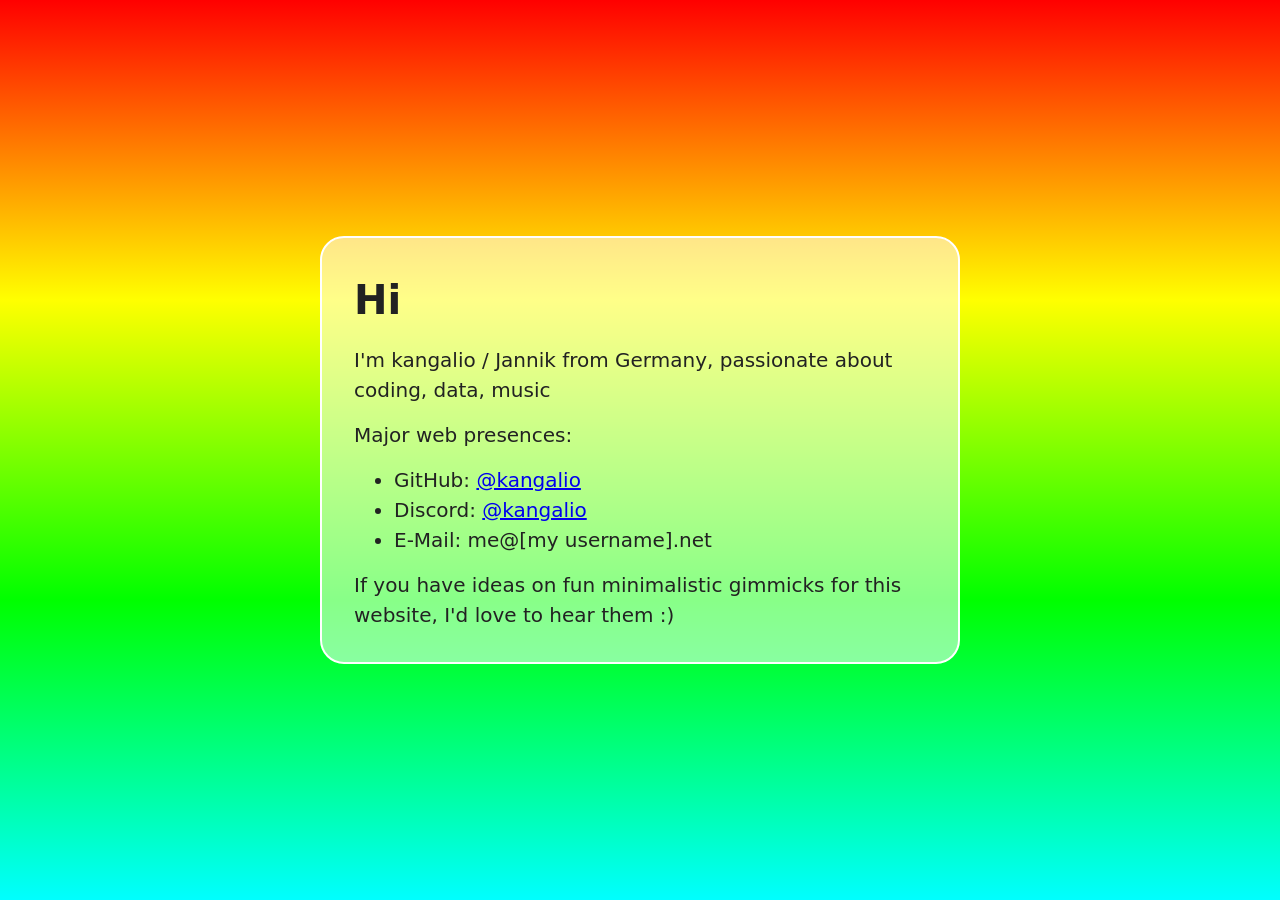
<file: index.html>
<!DOCTYPE html>
<html lang="en">
<head>
	<meta charset="utf-8">
	<meta name="viewport" content="width=device-width, initial-scale=1">
	<meta name="description" content="Homepage of kangalio">
	<link rel="icon" type="image/svg+xml" href="data:image/svg+xml,%3Csvg xmlns='http://www.w3.org/2000/svg' viewBox='0 0 999 999'%3E%3Cdefs%3E%3CradialGradient id='a' cy='.62'%3E%3Cstop stop-color='%23888'/%3E%3Cstop offset='1'/%3E%3C/radialGradient%3E%3C/defs%3E%3Cpath fill='url(%23a)' d='M0 0h999v999H0z'/%3E%3Cpath fill='%230f0' d='m470 641 457-455v152L515 749h411v115H72V749h361L72 365V217z'/%3E%3Ccircle cx='259' cy='245' r='117' fill='%23fa0'/%3E%3Ccircle cx='419' cy='415' r='117' fill='%23fa0'/%3E%3Ccircle cx='631' cy='316' r='117' fill='%23fa0'/%3E%3C/svg%3E"/>
	<title>kangalio</title>
	<style>
		* {
			margin: 0;
			box-sizing: border-box;
		}

		html {
			/* No fixed height: the document grows and scrolls on its own, so
			   zoomed-in content is never clipped. */
			background-image: linear-gradient(#f00, #ff0, #0f0, #0ff, #00f, #f0f, #f00);
			background-size: 200% 200%;
			animation: rainbow 12s linear infinite;
		}
		@keyframes rainbow {
			100% {background-position:0 -200%}
		}

		body {
			/* Flexbox + auto margins on #box centre it. The auto margins collapse
			   to zero once the content is taller than the viewport, so the top of
			   the box stays reachable and the page scrolls at any zoom level. */
			display: flex;
			min-height: 100vh;
			min-height: 100svh;
			padding: 1rem;

			font-family: system-ui, sans-serif;
			/* rem, not vh: rem follows browser zoom, viewport units do not. */
			font-size: 1.25rem;
			line-height: 1.5;
			-webkit-text-size-adjust: 100%;
			text-size-adjust: 100%;
		}

		#box {
			margin: auto;
			width: min(100%, 40rem);
			padding: 2rem;
			background-color: #fff8;
			color: #222;
			border: 2px solid #fff;
			border-radius: 1.5rem;
			overflow-wrap: break-word;

			transition-property: box-shadow, transform;
			transition-duration: 0.2s;
		}

		/* Vertical rhythm for the text inside the box. */
		#box > * + * {
			margin-top: 0.75em;
		}
		#box:hover {
			box-shadow: 0 0 20px #888;
			transform: scale(1.01);
		}

		#hi {
			display: inline-block;
			animation: bounce 1.5s infinite;
		}
		@keyframes bounce {
			0% {
				transform-origin: bottom right;
				transform: none;
				animation-timing-function: ease-out;
			}
			25% {
				transform: rotate(10deg);
				animation-timing-function: ease-in;
			}
			49% {
				transform-origin: bottom right;
			}
			50% {
				transform-origin: bottom left;
				transform: none;
				animation-timing-function: ease-out;
			}
			75% {
				transform: rotate(-10deg);
				animation-timing-function: ease-in;
			}
			99% {
				transform-origin: bottom left;
			}
		}

		@media (prefers-reduced-motion: reduce) {
			html {
				animation: none;
			}
			#hi {
				animation: none;
			}
			#box {
				transition: none;
			}
			#box:hover {
				transform: none;
			}
		}
	</style>
</head>
<body><div id="box">
	<h1 id="hi">Hi</h1>
	<p>I'm kangalio / Jannik from Germany, passionate about coding, data, music</p>
	<p>Major web presences:</p>
	<ul>
	<li>GitHub: <a href="https://github.com/kangalio">@kangalio</a></li>
	<li>Discord: <a href="https://discord.com/users/472029906943868929">@kangalio</a></li>
	<!--<li>Matrix: @kangalio:kangalio.net</li>-->
	<li>E-Mail: me@[my username].net</li>
	</ul>
	<p>If you have ideas on fun minimalistic gimmicks for this website, I'd love to hear them :)</p>
</div></body>
</html>
</file>
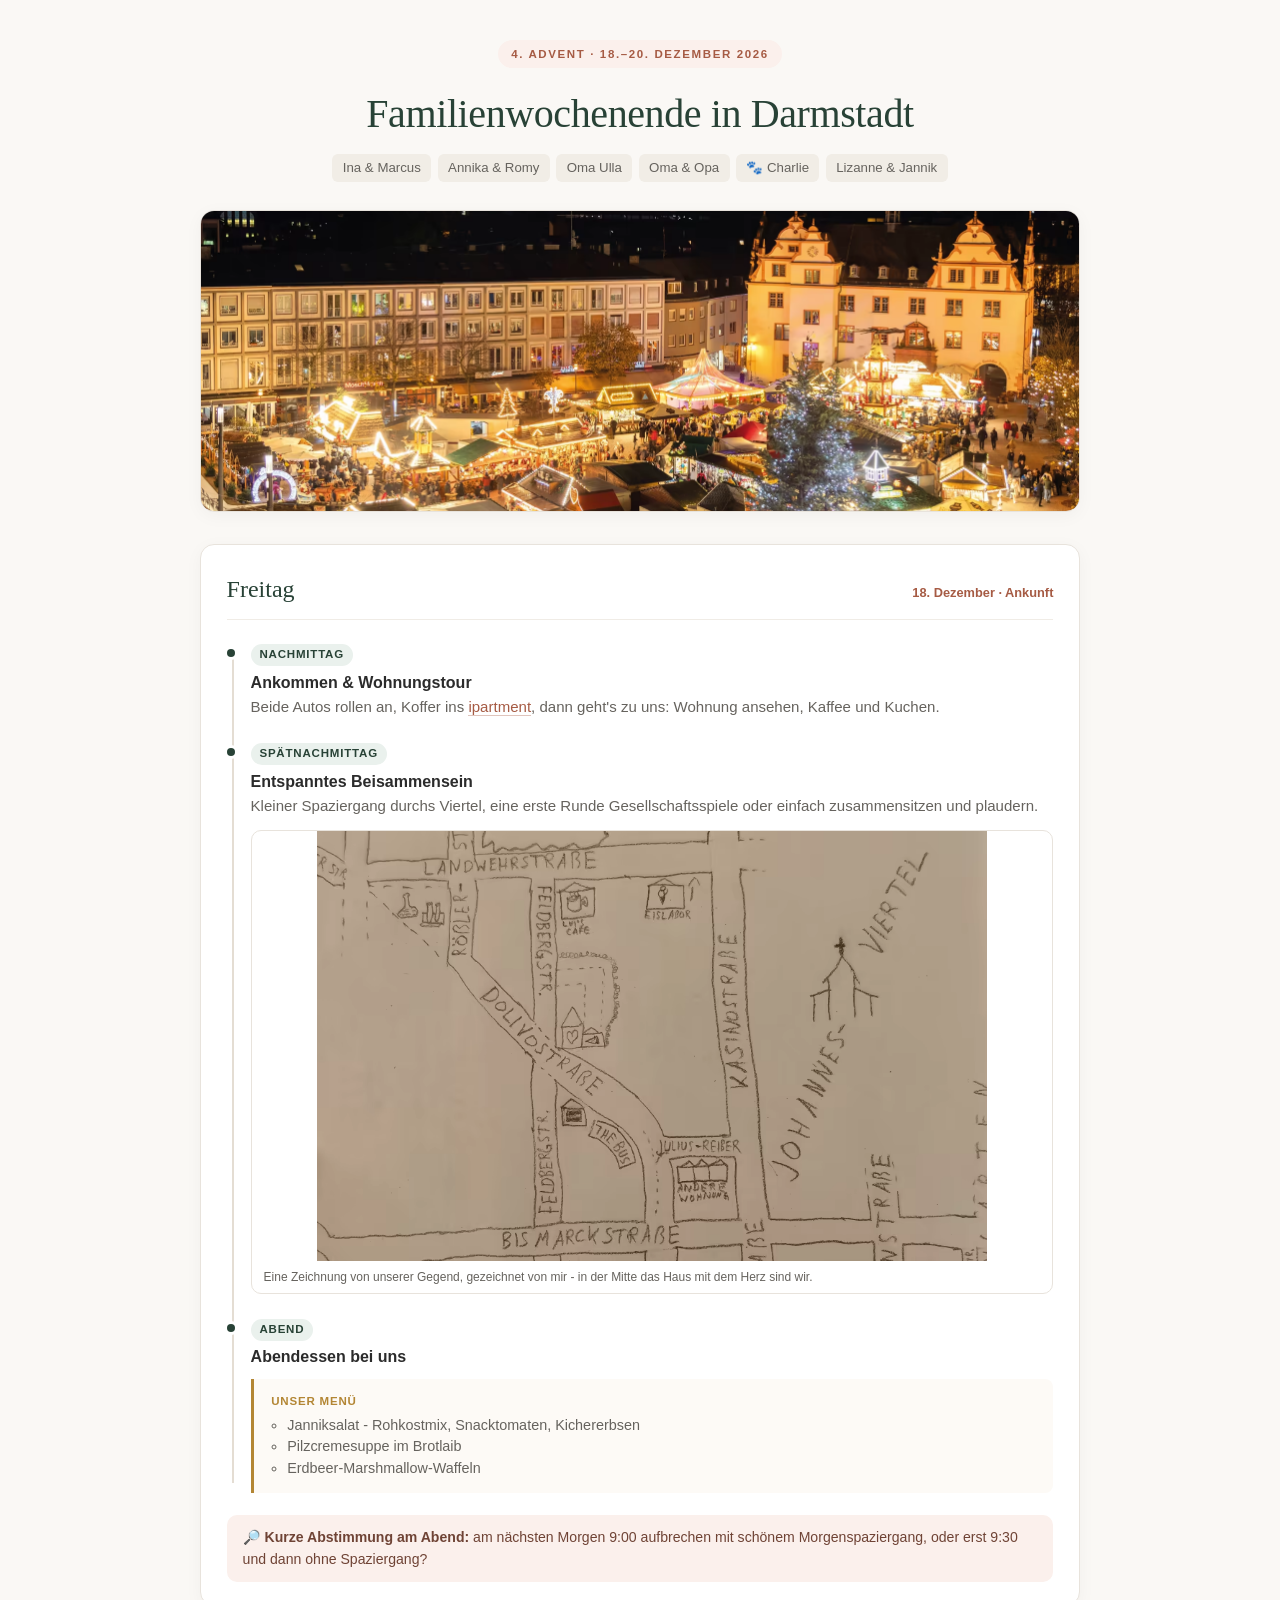
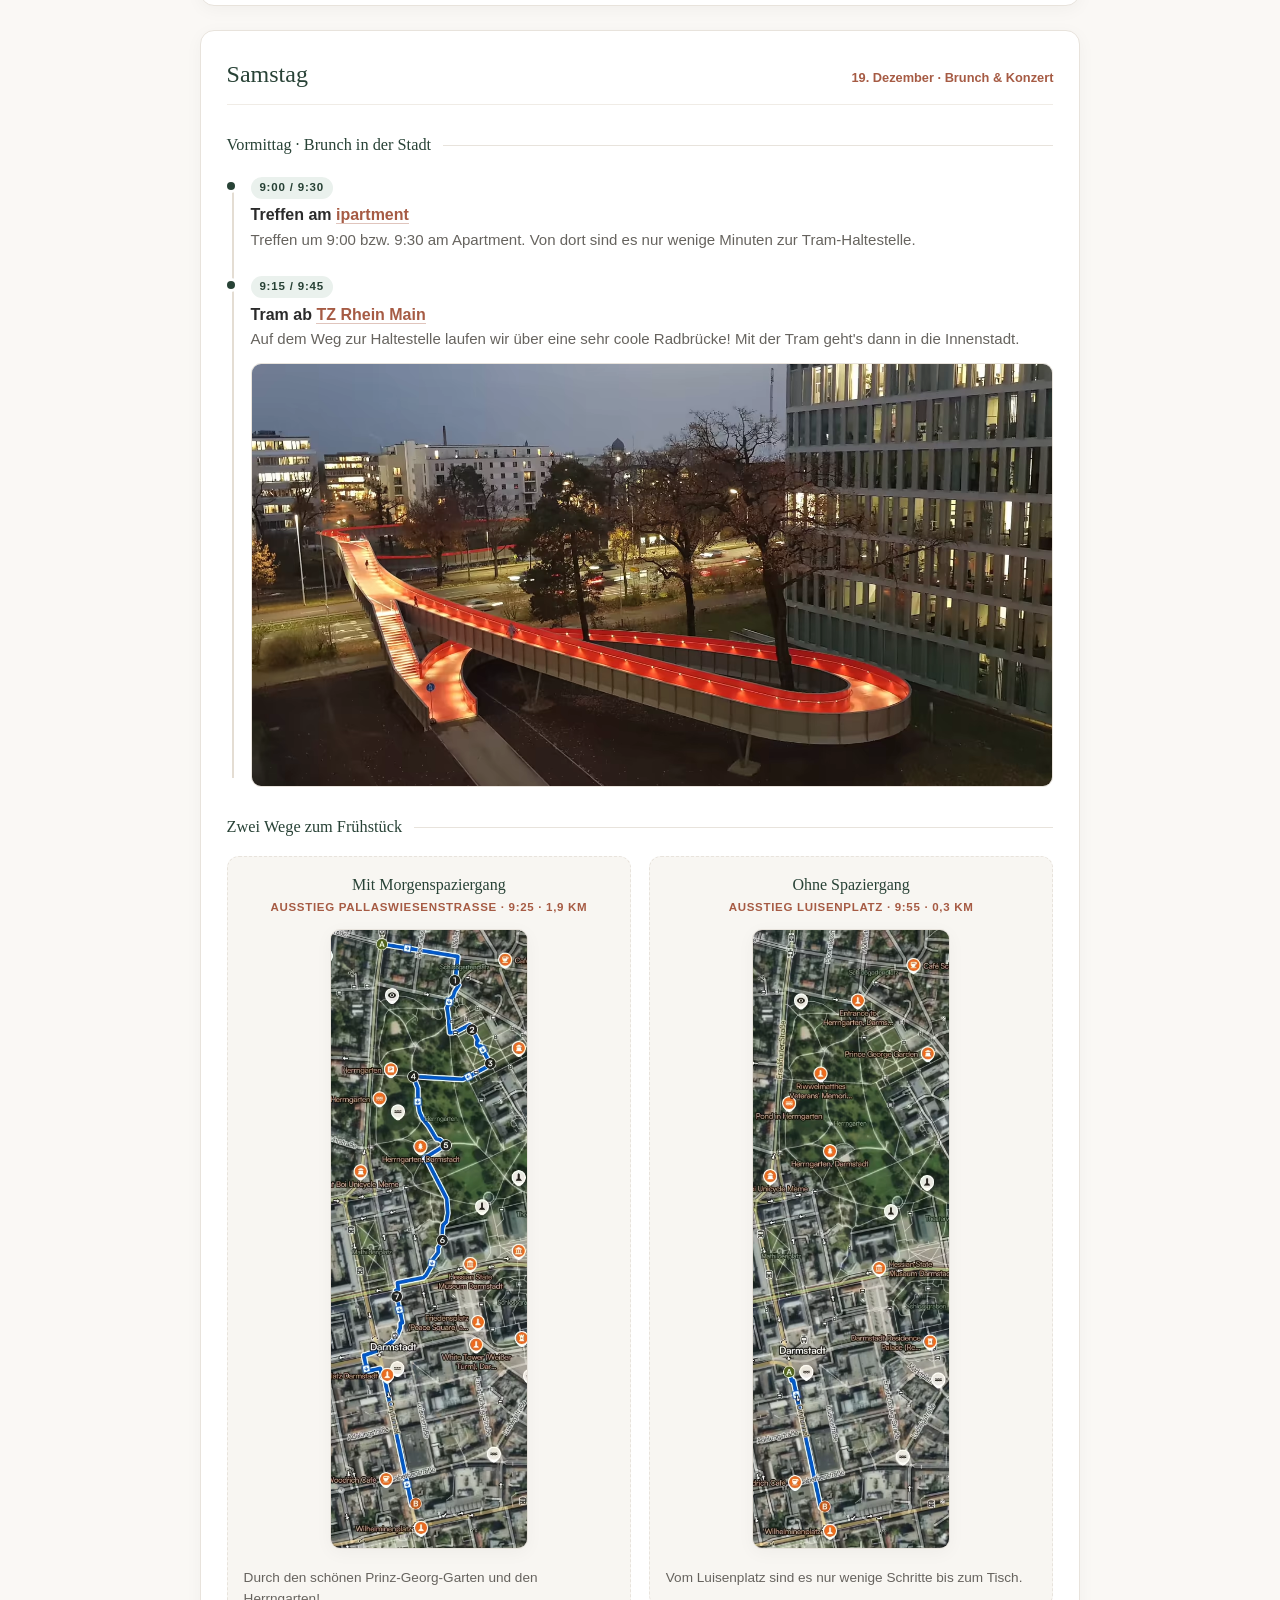
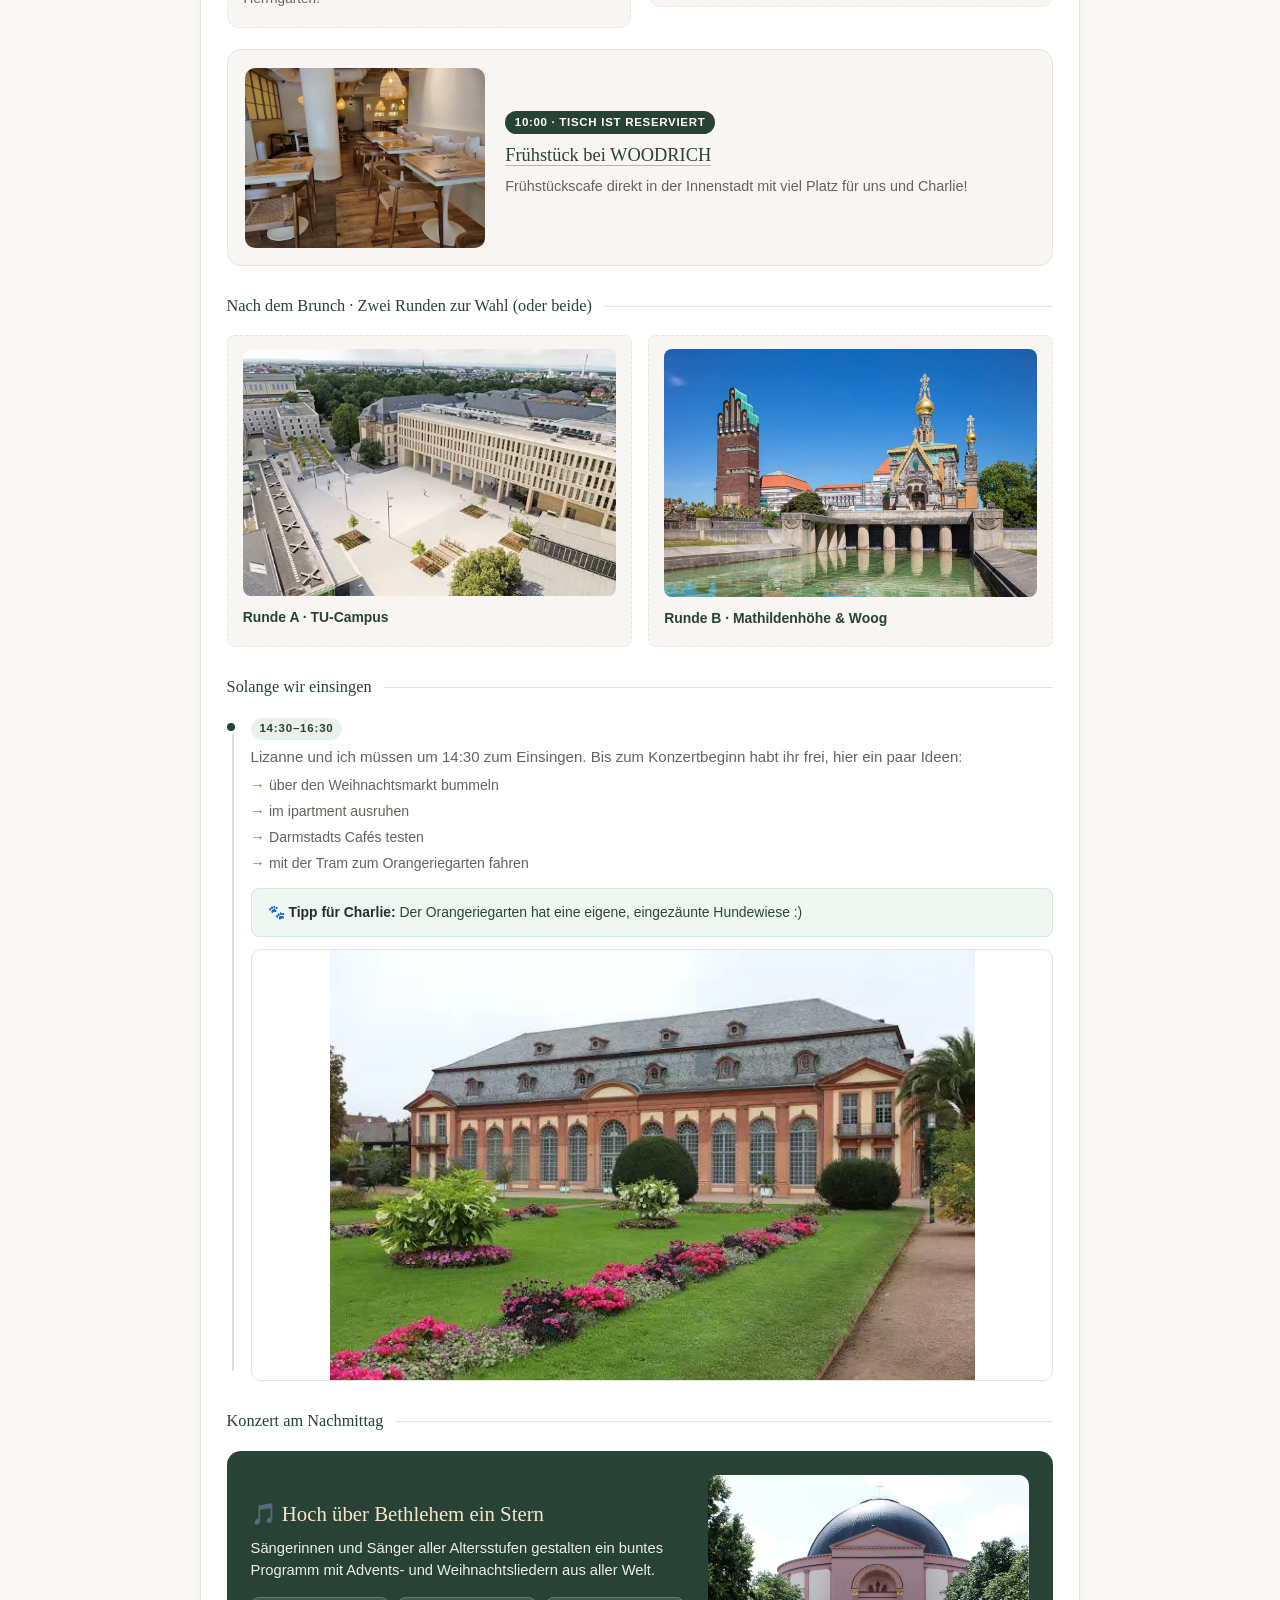
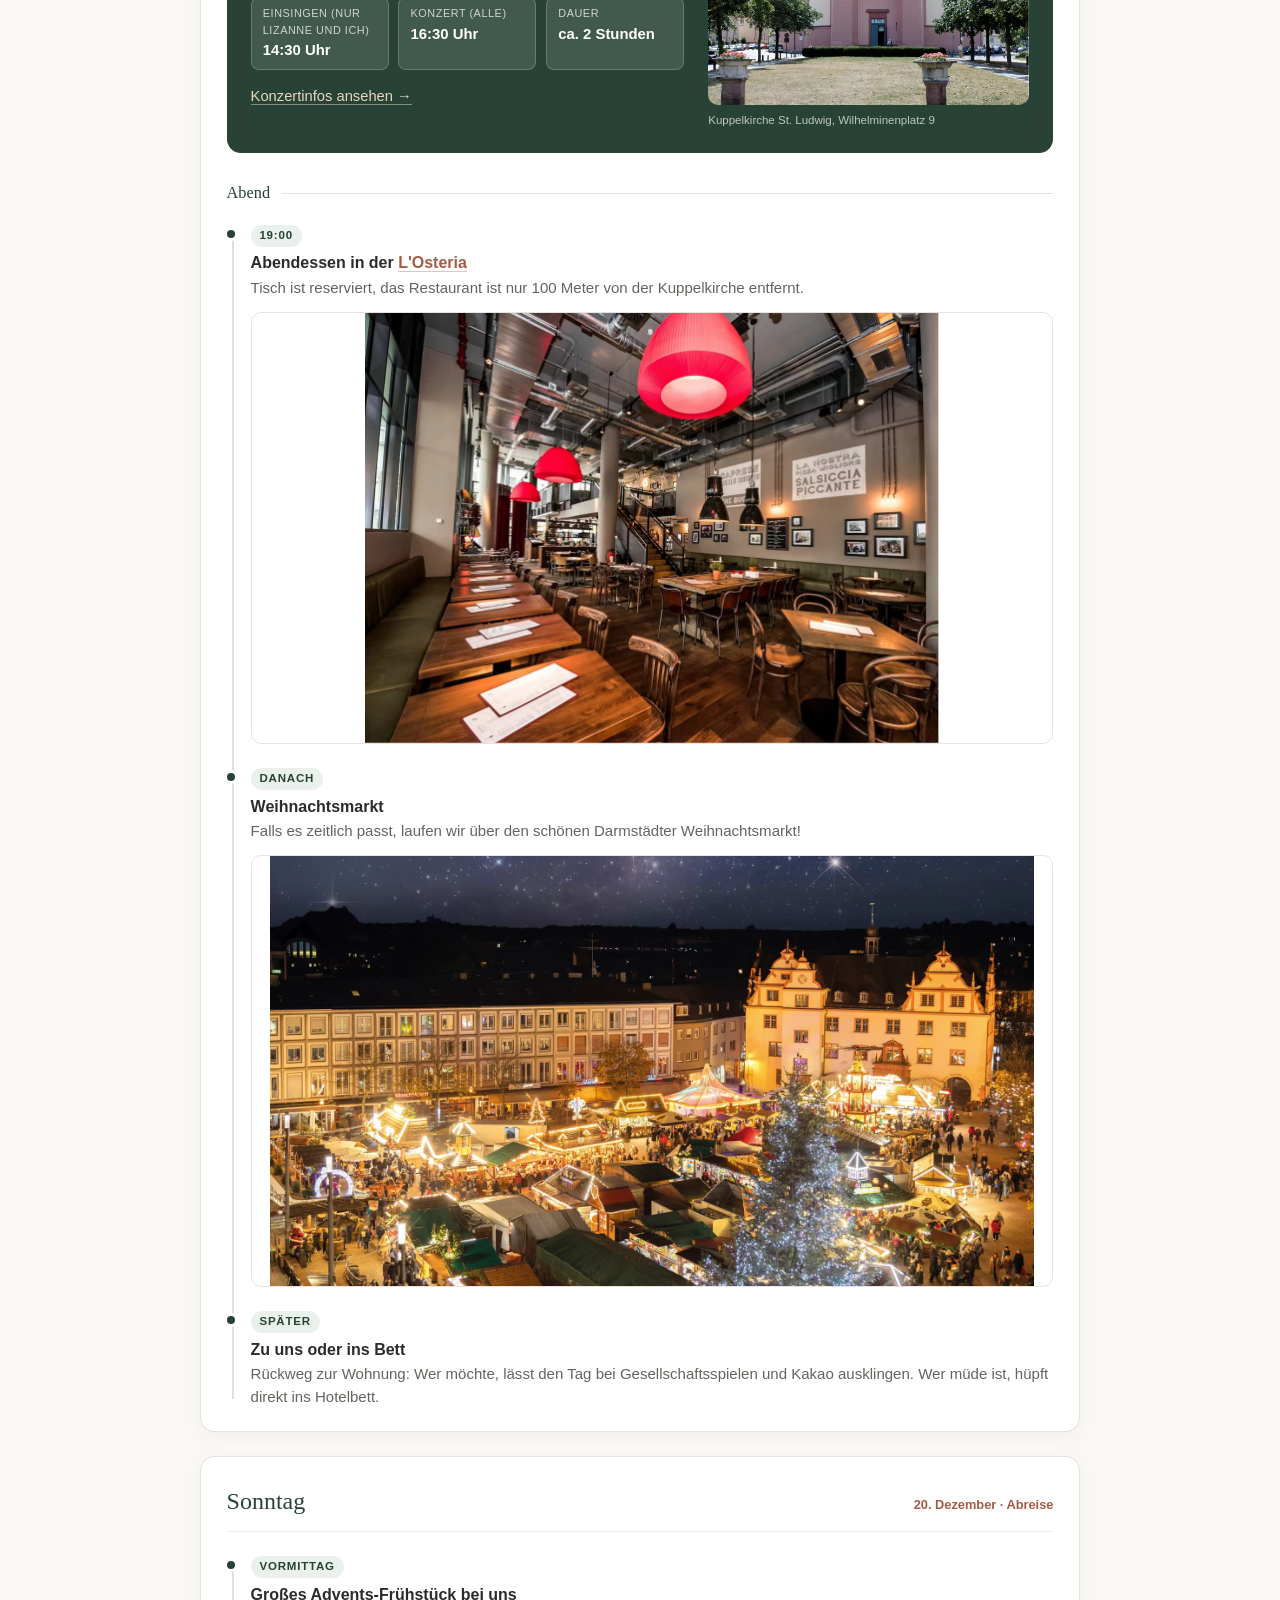
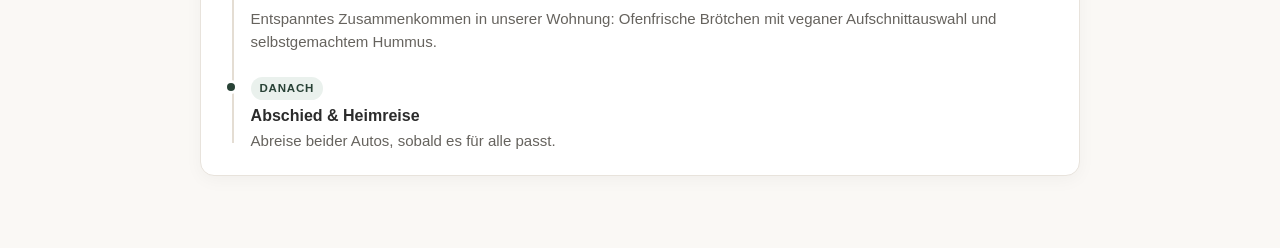
<file: advent/index.html>
<!doctype html>
<html lang="de">
  <head>
    <meta charset="UTF-8" />
    <meta name="viewport" content="width=device-width, initial-scale=1.0" />
    <title>Familienwochenende in Darmstadt • 4. Advent 2026</title>
    <style>
      :root {
        --bg: #faf8f5;
        --card-bg: #ffffff;
        --text: #2b2b2b;
        --text-muted: #66635e;
        --accent-pine: #284236;
        --accent-pine-light: #eaf1ed;
        --accent-warm: #a65b44;
        --accent-warm-light: #fbf0ec;
        --border: #e8e3dc;
        --gold: #b38634;
        --shadow: 0 4px 18px rgba(0, 0, 0, 0.04);
        --radius: 14px;
      }

      * {
        box-sizing: border-box;
        margin: 0;
        padding: 0;
      }

      body {
        background-color: var(--bg);
        color: var(--text);
        font-family:
          -apple-system, BlinkMacSystemFont, "Segoe UI", Roboto,
          "Helvetica Neue", Arial, sans-serif;
        line-height: 1.5;
        padding: 2.5rem 1rem;
        display: flex;
        justify-content: center;
      }

      .container {
        max-width: 880px;
        width: 100%;
      }

      a {
        color: var(--accent-warm);
        text-decoration: none;
        border-bottom: 1px solid rgba(166, 91, 68, 0.35);
      }

      a:hover {
        border-bottom-color: var(--accent-warm);
      }

      /* ---------- HEADER ---------- */
      header {
        text-align: center;
        margin-bottom: 2rem;
      }

      .meta-tag {
        display: inline-block;
        text-transform: uppercase;
        font-size: 0.72rem;
        letter-spacing: 0.14em;
        font-weight: 700;
        color: var(--accent-warm);
        background-color: var(--accent-warm-light);
        padding: 0.35rem 0.85rem;
        border-radius: 999px;
        margin-bottom: 1rem;
      }

      h1 {
        font-family: "Georgia", "Playfair Display", serif;
        font-size: 2.5rem;
        font-weight: normal;
        color: var(--accent-pine);
        letter-spacing: -0.01em;
        margin-bottom: 0.6rem;
      }

      .subtitle {
        color: var(--text-muted);
        font-size: 1.05rem;
        max-width: 620px;
        margin: 0 auto 1.2rem;
      }

      .visitor-badges {
        display: flex;
        flex-wrap: wrap;
        justify-content: center;
        gap: 0.4rem;
        font-size: 0.83rem;
        color: var(--text-muted);
        margin-bottom: 1.75rem;
      }

      .badge {
        background: #f1ede6;
        padding: 0.25rem 0.65rem;
        border-radius: 6px;
      }

      .hero-photo {
        border: 1px solid var(--border);
        border-radius: var(--radius);
        overflow: hidden;
        box-shadow: var(--shadow);
        background: var(--card-bg);
      }

      .hero-photo img {
        display: block;
        width: 100%;
        height: 300px;
        object-fit: cover;
        object-position: center 52%;
      }

      .hero-photo figcaption {
        font-size: 0.8rem;
        color: var(--text-muted);
        text-align: left;
        padding: 0.55rem 0.9rem;
      }

      /* ---------- TAGESKARTEN ---------- */
      .schedule {
        display: flex;
        flex-direction: column;
        gap: 1.5rem;
        margin-bottom: 2rem;
      }

      .day-card {
        background: var(--card-bg);
        border: 1px solid var(--border);
        border-radius: var(--radius);
        padding: 1.6rem 1.6rem 1.4rem;
        box-shadow: var(--shadow);
      }

      .day-header {
        display: flex;
        align-items: baseline;
        justify-content: space-between;
        gap: 1rem;
        flex-wrap: wrap;
        border-bottom: 1px solid #f0ece6;
        padding-bottom: 0.75rem;
        margin-bottom: 1.35rem;
      }

      .day-title {
        font-family: "Georgia", serif;
        font-size: 1.5rem;
        font-weight: normal;
        color: var(--accent-pine);
      }

      .day-tag {
        font-size: 0.8rem;
        font-weight: 600;
        color: var(--accent-warm);
      }

      .section-title {
        display: flex;
        align-items: center;
        gap: 0.75rem;
        font-family: "Georgia", serif;
        font-size: 1.02rem;
        font-weight: normal;
        color: var(--accent-pine);
        margin: 1.75rem 0 1rem;
      }

      .section-title::after {
        content: "";
        flex: 1;
        height: 1px;
        background: var(--border);
      }

      /* ---------- TIMELINE ---------- */
      .timeline {
        list-style: none;
        position: relative;
        padding-left: 1.5rem;
      }

      .timeline::before {
        content: "";
        position: absolute;
        left: 0.35rem;
        top: 0.6rem;
        bottom: 0.6rem;
        width: 2px;
        background: #e4ddd3;
      }

      .timeline-item {
        position: relative;
        margin-bottom: 1.35rem;
      }

      .timeline-item:last-child {
        margin-bottom: 0;
      }

      .timeline-item::before {
        content: "";
        position: absolute;
        left: -1.5rem;
        top: 0.5rem;
        width: 8px;
        height: 8px;
        border-radius: 50%;
        background: var(--accent-pine);
        box-shadow: 0 0 0 3px var(--card-bg);
      }

      .timeline-time {
        display: inline-block;
        font-size: 0.72rem;
        font-weight: 700;
        text-transform: uppercase;
        letter-spacing: 0.07em;
        color: var(--accent-pine);
        background: var(--accent-pine-light);
        padding: 0.15rem 0.55rem;
        border-radius: 999px;
        margin-bottom: 0.3rem;
      }

      .timeline-content strong {
        color: var(--text);
      }

      .timeline-content p {
        color: var(--text-muted);
        font-size: 0.94rem;
        margin-top: 0.1rem;
      }

      .tl-photo {
        margin-top: 0.75rem;
        border: 1px solid var(--border);
        border-radius: 10px;
        overflow: hidden;
        background: #fff;
      }

      .tl-photo img {
        display: block;
        width: auto;
        max-width: 100%;
        max-height: 430px;
        margin: 0 auto;
      }

      .tl-photo figcaption {
        font-size: 0.75rem;
        color: var(--text-muted);
        padding: 0.45rem 0.75rem;
      }

      .tl-photo p {
        margin-top: 0;
      }

      /* ---------- MENÜKASTEN ---------- */
      .menu-box {
        background: #fdfaf6;
        border-left: 3px solid var(--gold);
        padding: 0.85rem 1.1rem;
        border-radius: 0 8px 8px 0;
        margin-top: 0.6rem;
        font-size: 0.9rem;
        color: var(--text-muted);
      }

      .menu-box span {
        display: block;
        font-weight: 700;
        color: var(--gold);
        font-size: 0.72rem;
        text-transform: uppercase;
        letter-spacing: 0.07em;
        margin-bottom: 0.3rem;
      }

      .menu-box li {
        margin-left: 1rem;
      }

      /* ---------- HINWEISKASTEN ---------- */
      .note {
        background: var(--accent-warm-light);
        border-radius: 10px;
        padding: 0.8rem 1rem;
        font-size: 0.88rem;
        color: #6f4335;
        margin-top: 1.35rem;
      }

      /* ---------- WEGE / KARTEN ---------- */
      .route-grid {
        display: grid;
        /* minmax(0, …) statt 1fr: sonst richten sich die Spalten nach dem
           längsten Wort und sind unterschiedlich breit */
        grid-template-columns: minmax(0, 1fr) minmax(0, 1fr);
        align-items: start;
        gap: 1.1rem;
        margin-top: 1rem;
      }

      .route-card {
        min-width: 0;
        background: #f8f6f2;
        border: 1px dashed var(--border);
        border-radius: 12px;
        padding: 1rem 1rem 1.1rem;
        text-align: center;
      }

      .route-card h4 {
        font-family: "Georgia", serif;
        font-size: 1rem;
        font-weight: normal;
        color: var(--accent-pine);
        margin-bottom: 0.15rem;
      }

      .route-meta {
        font-size: 0.72rem;
        font-weight: 700;
        text-transform: uppercase;
        letter-spacing: 0.06em;
        color: var(--accent-warm);
        margin-bottom: 0.8rem;
      }

      .route-card a {
        display: inline-block;
        border-bottom: 0;
      }

      /* ganze Karte, nichts abgeschnitten */
      .route-card img {
        display: block;
        width: auto;
        max-width: 100%;
        max-height: 620px;
        margin: 0 auto;
        border: 1px solid var(--border);
        border-radius: 10px;
        box-shadow: var(--shadow);
        cursor: zoom-in;
      }

      .zoom {
        display: block;
        font-size: 0.72rem;
        color: var(--text-muted);
        margin-top: 0.55rem;
      }

      .route-card p {
        font-size: 0.85rem;
        color: var(--text-muted);
        text-align: left;
        margin-top: 0.75rem;
      }

      .map-caption {
        font-size: 0.85rem;
        color: var(--text-muted);
        margin-top: 0.4rem;
      }

      /* ---------- FRÜHSTÜCKS-SPOT ---------- */
      .spot {
        display: grid;
        grid-template-columns: 240px 1fr;
        gap: 1.25rem;
        align-items: center;
        background: #f8f6f2;
        border: 1px solid var(--border);
        border-radius: var(--radius);
        padding: 1.1rem;
        margin-top: 1.35rem;
      }

      .spot img {
        display: block;
        width: 100%;
        height: 100%;
        max-height: 190px;
        object-fit: cover;
        border-radius: 10px;
      }

      .spot h3 {
        font-family: "Georgia", serif;
        font-size: 1.15rem;
        font-weight: normal;
        color: var(--accent-pine);
        margin-bottom: 0.35rem;
      }

      .spot p {
        font-size: 0.9rem;
        color: var(--text-muted);
        margin-bottom: 0.6rem;
      }

      .spot h3 a {
        border-bottom-color: rgba(40, 66, 54, 0.35);
        color: var(--accent-pine);
      }

      .spot h3 a:hover {
        border-bottom-color: var(--accent-pine);
      }

      /* ---------- IDEENLISTE ---------- */
      .pill-time {
        display: inline-block;
        font-size: 0.72rem;
        font-weight: 700;
        text-transform: uppercase;
        letter-spacing: 0.06em;
        color: #ffffff;
        background: var(--accent-pine);
        padding: 0.2rem 0.6rem;
        border-radius: 999px;
        margin-bottom: 0.5rem;
      }

      .idea-list {
        list-style: none;
        font-size: 0.88rem;
        color: var(--text-muted);
        margin-top: 0.4rem;
      }

      .idea-list li {
        position: relative;
        padding-left: 1.15rem;
        margin-bottom: 0.3rem;
      }

      .idea-list li::before {
        content: "→";
        position: absolute;
        left: 0;
        color: var(--accent-warm);
      }

      /* ---------- OPTIONEN ---------- */
      .options-grid {
        display: grid;
        grid-template-columns: 1fr 1fr;
        gap: 1rem;
        margin-top: 0.9rem;
      }

      .option-pill {
        background: #f8f6f2;
        border: 1px dashed var(--border);
        border-radius: 8px;
        padding: 0.85rem 0.95rem;
        font-size: 0.87rem;
        color: var(--text-muted);
      }

      .option-pill strong {
        display: block;
        color: var(--accent-pine);
        margin-bottom: 0.2rem;
      }

      .option-pill img {
        display: block;
        width: 100%;
        height: auto;
        border-radius: 8px;
        margin-bottom: 0.7rem;
      }

      .option-meta {
        display: block;
        font-size: 0.7rem;
        font-weight: 700;
        text-transform: uppercase;
        letter-spacing: 0.06em;
        color: var(--accent-warm);
        margin-bottom: 0.4rem;
      }

      .option-pill p {
        margin-top: 0;
      }

      /* ---------- KONZERT-KARTE ---------- */
      .highlight-card {
        background: var(--accent-pine);
        color: #ffffff;
        border-radius: var(--radius);
        padding: 1.5rem;
        margin-top: 1.1rem;
        display: grid;
        grid-template-columns: 1.35fr 1fr;
        gap: 1.5rem;
        align-items: center;
      }

      .highlight-card h3 {
        font-family: "Georgia", serif;
        font-size: 1.3rem;
        font-weight: normal;
        margin-bottom: 0.5rem;
        color: #f7e6ca;
      }

      .highlight-card p {
        font-size: 0.92rem;
        line-height: 1.5;
        opacity: 0.92;
      }

      .highlight-card a {
        color: #f7e6ca;
        border-bottom-color: rgba(247, 230, 202, 0.5);
      }

      .highlight-badge-grid {
        display: grid;
        grid-template-columns: repeat(auto-fit, minmax(115px, 1fr));
        gap: 0.6rem;
        margin: 1rem 0 0.9rem;
      }

      .h-badge {
        background: rgba(255, 255, 255, 0.12);
        border: 1px solid rgba(255, 255, 255, 0.2);
        padding: 0.45rem 0.7rem;
        border-radius: 8px;
      }

      .h-badge span {
        display: block;
        font-size: 0.68rem;
        text-transform: uppercase;
        letter-spacing: 0.05em;
        opacity: 0.75;
      }

      .h-badge strong {
        font-size: 0.93rem;
        font-weight: 600;
      }

      .highlight-card figure img {
        display: block;
        width: 100%;
        height: 230px;
        object-fit: cover;
        object-position: center 42%;
        border-radius: 10px;
      }

      .highlight-card figure figcaption {
        font-size: 0.72rem;
        opacity: 0.7;
        margin-top: 0.45rem;
      }

      /* ---------- HUNDE-BOX ---------- */
      .dog-box {
        background: #f0f7f3;
        border: 1px solid #d4e8dd;
        color: #274836;
        padding: 0.8rem 1rem;
        border-radius: 8px;
        margin-top: 0.9rem;
        font-size: 0.87rem;
      }

      /* ---------- FOOTER ---------- */
      footer {
        text-align: center;
        margin-top: 2.5rem;
        padding-top: 1.5rem;
        border-top: 1px solid var(--border);
        font-size: 0.85rem;
        color: var(--text-muted);
      }

      .footer-quote {
        font-family: "Georgia", serif;
        font-style: italic;
        font-size: 1.1rem;
        color: var(--accent-pine);
        margin-bottom: 0.4rem;
      }

      /* ---------- RESPONSIVE ---------- */
      @media (max-width: 720px) {
        h1 {
          font-size: 2rem;
        }
        .options-grid,
        .highlight-card,
        .spot {
          grid-template-columns: 1fr;
        }
        .highlight-card {
          gap: 1.1rem;
        }
        .spot img {
          max-height: 220px;
        }
        .hero-photo img {
          height: 210px;
        }
      }

      /* ---------- PRINT ---------- */
      @media print {
        body {
          background: #fff;
          padding: 0;
        }
        .day-card {
          box-shadow: none;
          border: 1px solid #ccc;
          page-break-inside: avoid;
        }
        .highlight-card {
          background: #284236 !important;
          -webkit-print-color-adjust: exact;
          print-color-adjust: exact;
        }
        .highlight-card img,
        .hero-photo img,
        .spot img,
        .route-card img,
        .tl-photo img,
        .option-pill img {
          -webkit-print-color-adjust: exact;
          print-color-adjust: exact;
        }
      }
    </style>
  </head>
  <body>
    <div class="container">
      <!-- HEADER -->
      <header>
        <div class="meta-tag">4. Advent · 18.–20. Dezember 2026</div>
        <h1>Familienwochenende in Darmstadt</h1>

        <div class="visitor-badges">
          <span class="badge">Ina &amp; Marcus</span>
          <span class="badge">Annika &amp; Romy</span>
          <span class="badge">Oma Ulla</span>
          <span class="badge">Oma &amp; Opa</span>
          <span class="badge">🐾 Charlie</span>
          <span class="badge">Lizanne &amp; Jannik</span>
        </div>

        <figure class="hero-photo">
          <picture>
            <source srcset="weihnachtsmarkt.avif" type="image/avif" />
            <img
              src="weihnachtsmarkt.webp"
              alt="Darmstädter Weihnachtsmarkt in der Abenddämmerung"
            />
          </picture>
        </figure>
      </header>

      <!-- PROGRAMM -->
      <div class="schedule">
        <!-- FREITAG -->
        <section class="day-card">
          <div class="day-header">
            <h2 class="day-title">Freitag</h2>
            <span class="day-tag">18. Dezember · Ankunft</span>
          </div>

          <ul class="timeline">
            <li class="timeline-item">
              <div class="timeline-time">Nachmittag</div>
              <div class="timeline-content">
                <strong>Ankommen &amp; Wohnungstour</strong>
                <p>
                  Beide Autos rollen an, Koffer ins
                  <a
                    href="https://maps.app.goo.gl/JtjGU858PW8pJqYJ8"
                    target="_blank"
                    rel="noopener"
                    >ipartment</a
                  >, dann geht's zu uns: Wohnung ansehen, Kaffee und Kuchen.
                </p>
              </div>
            </li>

            <li class="timeline-item">
              <div class="timeline-time">Spätnachmittag</div>
              <div class="timeline-content">
                <strong>Entspanntes Beisammensein</strong>
                <p>
                  Kleiner Spaziergang durchs Viertel, eine erste Runde
                  Gesellschaftsspiele oder einfach zusammensitzen und plaudern.
                </p>
                <figure class="tl-photo">
                  <picture>
                    <source srcset="viertel.avif" type="image/avif" />
                    <img
                      src="viertel.webp"
                      alt="Handgezeichnete Karte unseres Viertels mit Lui Café, Eislabor und The Rug"
                    />
                  </picture>
                  <figcaption>
                    Eine Zeichnung von unserer Gegend, gezeichnet von mir - in
                    der Mitte das Haus mit dem Herz sind wir.
                  </figcaption>
                </figure>
              </div>
            </li>

            <li class="timeline-item">
              <div class="timeline-time">Abend</div>
              <div class="timeline-content">
                <strong>Abendessen bei uns</strong>
                <div class="menu-box">
                  <span>Unser Menü</span>
                  <ul>
                    <li>
                      Janniksalat - Rohkostmix, Snacktomaten, Kichererbsen
                    </li>
                    <li>Pilzcremesuppe im Brotlaib</li>
                    <li>Erdbeer-Marshmallow-Waffeln</li>
                  </ul>
                </div>
              </div>
            </li>
          </ul>

          <div class="note">
            🔎 <strong>Kurze Abstimmung am Abend:</strong> am nächsten Morgen
            9:00 aufbrechen mit schönem Morgenspaziergang, oder erst 9:30 und
            dann ohne Spaziergang?
          </div>
        </section>

        <!-- SAMSTAG -->
        <section class="day-card">
          <div class="day-header">
            <h2 class="day-title">Samstag</h2>
            <span class="day-tag">19. Dezember · Brunch &amp; Konzert</span>
          </div>

          <h3 class="section-title">Vormittag · Brunch in der Stadt</h3>

          <ul class="timeline">
            <li class="timeline-item">
              <div class="timeline-time">9:00 / 9:30</div>
              <div class="timeline-content">
                <strong
                  >Treffen am
                  <a
                    href="https://maps.app.goo.gl/JtjGU858PW8pJqYJ8"
                    target="_blank"
                    rel="noopener"
                    >ipartment</a
                  ></strong
                >
                <p>
                  Treffen um 9:00 bzw. 9:30 am Apartment. Von dort sind es nur
                  wenige Minuten zur Tram-Haltestelle.
                </p>
              </div>
            </li>

            <li class="timeline-item">
              <div class="timeline-time">9:15 / 9:45</div>
              <div class="timeline-content">
                <strong
                  >Tram ab
                  <a
                    href="https://maps.app.goo.gl/iW76k1fRC97oxTwj9"
                    target="_blank"
                    rel="noopener"
                    >TZ Rhein Main</a
                  ></strong
                >
                <p>
                  Auf dem Weg zur Haltestelle laufen wir über eine sehr coole
                  Radbrücke! Mit der Tram geht's dann in die Innenstadt.
                </p>
                <figure class="tl-photo">
                  <picture>
                    <source srcset="radbrücke.avif" type="image/avif" />
                    <img
                      src="radbrücke.webp"
                      alt="Die abends rot beleuchtete Radbrücke in Darmstadt"
                    />
                  </picture>
                </figure>
              </div>
            </li>
          </ul>

          <h3 class="section-title">Zwei Wege zum Frühstück</h3>

          <div class="route-grid">
            <div class="route-card">
              <h4>Mit Morgenspaziergang</h4>
              <div class="route-meta">
                Ausstieg Pallaswiesenstraße · 9:25 · 1,9 km
              </div>
              <a href="route-lang.webp" target="_blank" rel="noopener">
                <picture>
                  <source srcset="route-lang.avif" type="image/avif" />
                  <img
                    src="route-lang.webp"
                    alt="Karte: Weg von der Haltestelle Pallaswiesenstraße durch den Herrngarten zum Frühstückscafé"
                  />
                </picture>
              </a>
              <p>Durch den schönen Prinz-Georg-Garten und den Herrngarten!</p>
            </div>

            <div class="route-card">
              <h4>Ohne Spaziergang</h4>
              <div class="route-meta">Ausstieg Luisenplatz · 9:55 · 0,3 km</div>
              <a href="route-kurz.webp" target="_blank" rel="noopener">
                <picture>
                  <source srcset="route-kurz.avif" type="image/avif" />
                  <img
                    src="route-kurz.webp"
                    alt="Karte: kurzer Weg vom Luisenplatz zum Frühstückscafé"
                  />
                </picture>
              </a>
              <p>Vom Luisenplatz sind es nur wenige Schritte bis zum Tisch.</p>
            </div>
          </div>

          <div class="spot">
            <picture>
              <source srcset="woodrich.avif" type="image/avif" />
              <img
                src="woodrich.webp"
                alt="Innenansicht des Woodrich Café mit Holztischen und Rattanlampen"
              />
            </picture>
            <div>
              <span class="pill-time">10:00 · Tisch ist reserviert</span>
              <h3>
                <a
                  href="https://www.google.com/maps/search/?api=1&amp;query=WOODRICH+Darmstadt"
                  target="_blank"
                  rel="noopener"
                  >Frühstück bei WOODRICH</a
                >
              </h3>
              <p>
                Frühstückscafe direkt in der Innenstadt mit viel Platz für uns
                und Charlie!
              </p>
            </div>
          </div>

          <h3 class="section-title">
            Nach dem Brunch · Zwei Runden zur Wahl (oder beide)
          </h3>

          <div class="options-grid">
            <div class="option-pill">
              <picture>
                <source srcset="campus.avif" type="image/avif" />
                <img src="campus.webp" alt="Der TU-Campus in Darmstadt" />
              </picture>
              <strong>Runde A · TU-Campus</strong>
            </div>
            <div class="option-pill">
              <picture>
                <source srcset="mathildenhöhe.avif" type="image/avif" />
                <img
                  src="mathildenhöhe.webp"
                  alt="Die Mathildenhöhe mit Hochzeitsturm und Jugendstil-Häusern"
                />
              </picture>
              <strong>Runde B · Mathildenhöhe &amp; Woog</strong>
            </div>
          </div>

          <h3 class="section-title">Solange wir einsingen</h3>

          <ul class="timeline">
            <li class="timeline-item">
              <div class="timeline-time">14:30–16:30</div>
              <div class="timeline-content">
                <p>
                  Lizanne und ich müssen um 14:30 zum Einsingen. Bis zum
                  Konzertbeginn habt ihr frei, hier ein paar Ideen:
                </p>
                <ul class="idea-list">
                  <li>über den Weihnachtsmarkt bummeln</li>
                  <li>im ipartment ausruhen</li>
                  <li>Darmstadts Cafés testen</li>
                  <li>mit der Tram zum Orangeriegarten fahren</li>
                </ul>
                <div class="dog-box">
                  🐾 <strong>Tipp für Charlie:</strong> Der Orangeriegarten hat
                  eine eigene, eingezäunte Hundewiese :)
                </div>
                <figure class="tl-photo">
                  <picture>
                    <source srcset="orangerie.avif" type="image/avif" />
                    <img
                      src="orangerie.webp"
                      alt="Der barock angelegte Orangeriegarten in Darmstadt"
                    />
                  </picture>
                </figure>
              </div>
            </li>
          </ul>

          <h3 class="section-title">Konzert am Nachmittag</h3>
          <div class="highlight-card">
            <div>
              <h3>🎵 Hoch über Bethlehem ein Stern</h3>
              <p>
                Sängerinnen und Sänger aller Altersstufen gestalten ein buntes
                Programm mit Advents- und Weihnachtsliedern aus aller Welt.
              </p>
              <div class="highlight-badge-grid">
                <div class="h-badge">
                  <span>Einsingen (nur Lizanne und ich)</span>
                  <strong>14:30 Uhr</strong>
                </div>
                <div class="h-badge">
                  <span>Konzert (alle)</span>
                  <strong>16:30 Uhr</strong>
                </div>
                <div class="h-badge">
                  <span>Dauer</span>
                  <strong>ca. 2 Stunden</strong>
                </div>
              </div>
              <p>
                <a
                  href="https://bistummainz.de/pfarrei/darmstadt-st-ludwig/startseiten/termine/veranstaltung/Adventskonzert-der-Akademie-fuer-Tonkunst"
                  target="_blank"
                  rel="noopener"
                  >Konzertinfos ansehen →</a
                >
              </p>
            </div>
            <figure>
              <picture>
                <source srcset="kuppelkirche.avif" type="image/avif" />
                <img
                  src="kuppelkirche.webp"
                  alt="Die Kuppelkirche St. Ludwig in Darmstadt mit ihrer großen Kuppel"
                />
              </picture>
              <figcaption>
                Kuppelkirche St. Ludwig, Wilhelminenplatz 9
              </figcaption>
            </figure>
          </div>

          <h3 class="section-title">Abend</h3>

          <ul class="timeline">
            <li class="timeline-item">
              <div class="timeline-time">19:00</div>
              <div class="timeline-content">
                <strong
                  >Abendessen in der
                  <a
                    href="https://maps.app.goo.gl/Uwvv5jGd8QYTj6bF8"
                    target="_blank"
                    rel="noopener"
                    >L'Osteria</a
                  ></strong
                >
                <p>
                  Tisch ist reserviert, das Restaurant ist nur 100 Meter von der
                  Kuppelkirche entfernt.
                </p>
                <figure class="tl-photo">
                  <picture>
                    <source srcset="losteria.avif" type="image/avif" />
                    <img
                      src="losteria.webp"
                      alt="Gastraum der L'Osteria mit Holztischen und warmem Licht"
                    />
                  </picture>
                </figure>
              </div>
            </li>

            <li class="timeline-item">
              <div class="timeline-time">Danach</div>
              <div class="timeline-content">
                <strong>Weihnachtsmarkt</strong>
                <p>
                  Falls es zeitlich passt, laufen wir über den schönen
                  Darmstädter Weihnachtsmarkt!
                </p>
                <figure class="tl-photo">
                  <picture>
                    <source srcset="weihnachtsmarkt.avif" type="image/avif" />
                    <img
                      src="weihnachtsmarkt.webp"
                      alt="Der Darmstädter Weihnachtsmarkt in der Abenddämmerung"
                    />
                  </picture>
                </figure>
              </div>
            </li>

            <li class="timeline-item">
              <div class="timeline-time">Später</div>
              <div class="timeline-content">
                <strong>Zu uns oder ins Bett</strong>
                <p>
                  Rückweg zur Wohnung: Wer möchte, lässt den Tag bei
                  Gesellschaftsspielen und Kakao ausklingen. Wer müde ist, hüpft
                  direkt ins Hotelbett.
                </p>
              </div>
            </li>
          </ul>
        </section>

        <!-- SONNTAG -->
        <section class="day-card">
          <div class="day-header">
            <h2 class="day-title">Sonntag</h2>
            <span class="day-tag">20. Dezember · Abreise</span>
          </div>

          <ul class="timeline">
            <li class="timeline-item">
              <div class="timeline-time">Vormittag</div>
              <div class="timeline-content">
                <strong>Großes Advents-Frühstück bei uns</strong>
                <p>
                  Entspanntes Zusammenkommen in unserer Wohnung: Ofenfrische
                  Brötchen mit veganer Aufschnittauswahl und selbstgemachtem
                  Hummus.
                </p>
              </div>
            </li>

            <li class="timeline-item">
              <div class="timeline-time">Danach</div>
              <div class="timeline-content">
                <strong>Abschied & Heimreise</strong>
                <p>Abreise beider Autos, sobald es für alle passt.</p>
              </div>
            </li>
          </ul>
        </section>
      </div>
    </div>
  </body>
</html>
</file>
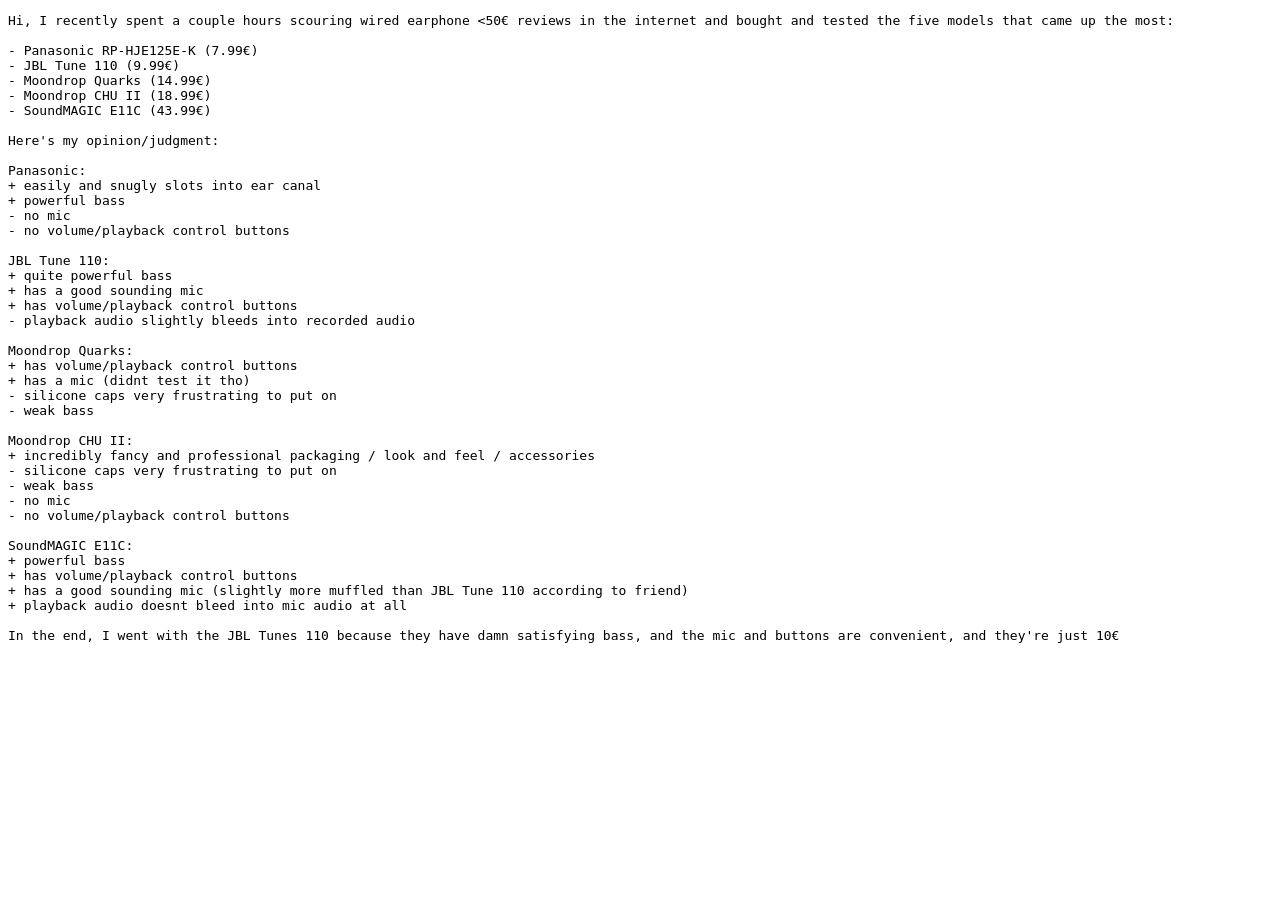
<file: earphones/index.html>
<!DOCTYPE html>
<pre>
Hi, I recently spent a couple hours scouring wired earphone <50€ reviews in the internet and bought and tested the five models that came up the most:

- Panasonic RP-HJE125E-K (7.99€)
- JBL Tune 110 (9.99€)
- Moondrop Quarks (14.99€)
- Moondrop CHU II (18.99€)
- SoundMAGIC E11C (43.99€)

Here's my opinion/judgment:

Panasonic:
+ easily and snugly slots into ear canal
+ powerful bass
- no mic
- no volume/playback control buttons

JBL Tune 110:
+ quite powerful bass
+ has a good sounding mic
+ has volume/playback control buttons
- playback audio slightly bleeds into recorded audio

Moondrop Quarks:
+ has volume/playback control buttons
+ has a mic (didnt test it tho)
- silicone caps very frustrating to put on
- weak bass

Moondrop CHU II:
+ incredibly fancy and professional packaging / look and feel / accessories
- silicone caps very frustrating to put on
- weak bass
- no mic
- no volume/playback control buttons

SoundMAGIC E11C:
+ powerful bass
+ has volume/playback control buttons
+ has a good sounding mic (slightly more muffled than JBL Tune 110 according to friend)
+ playback audio doesnt bleed into mic audio at all

In the end, I went with the JBL Tunes 110 because they have damn satisfying bass, and the mic and buttons are convenient, and they're just 10€
</pre>
</file>
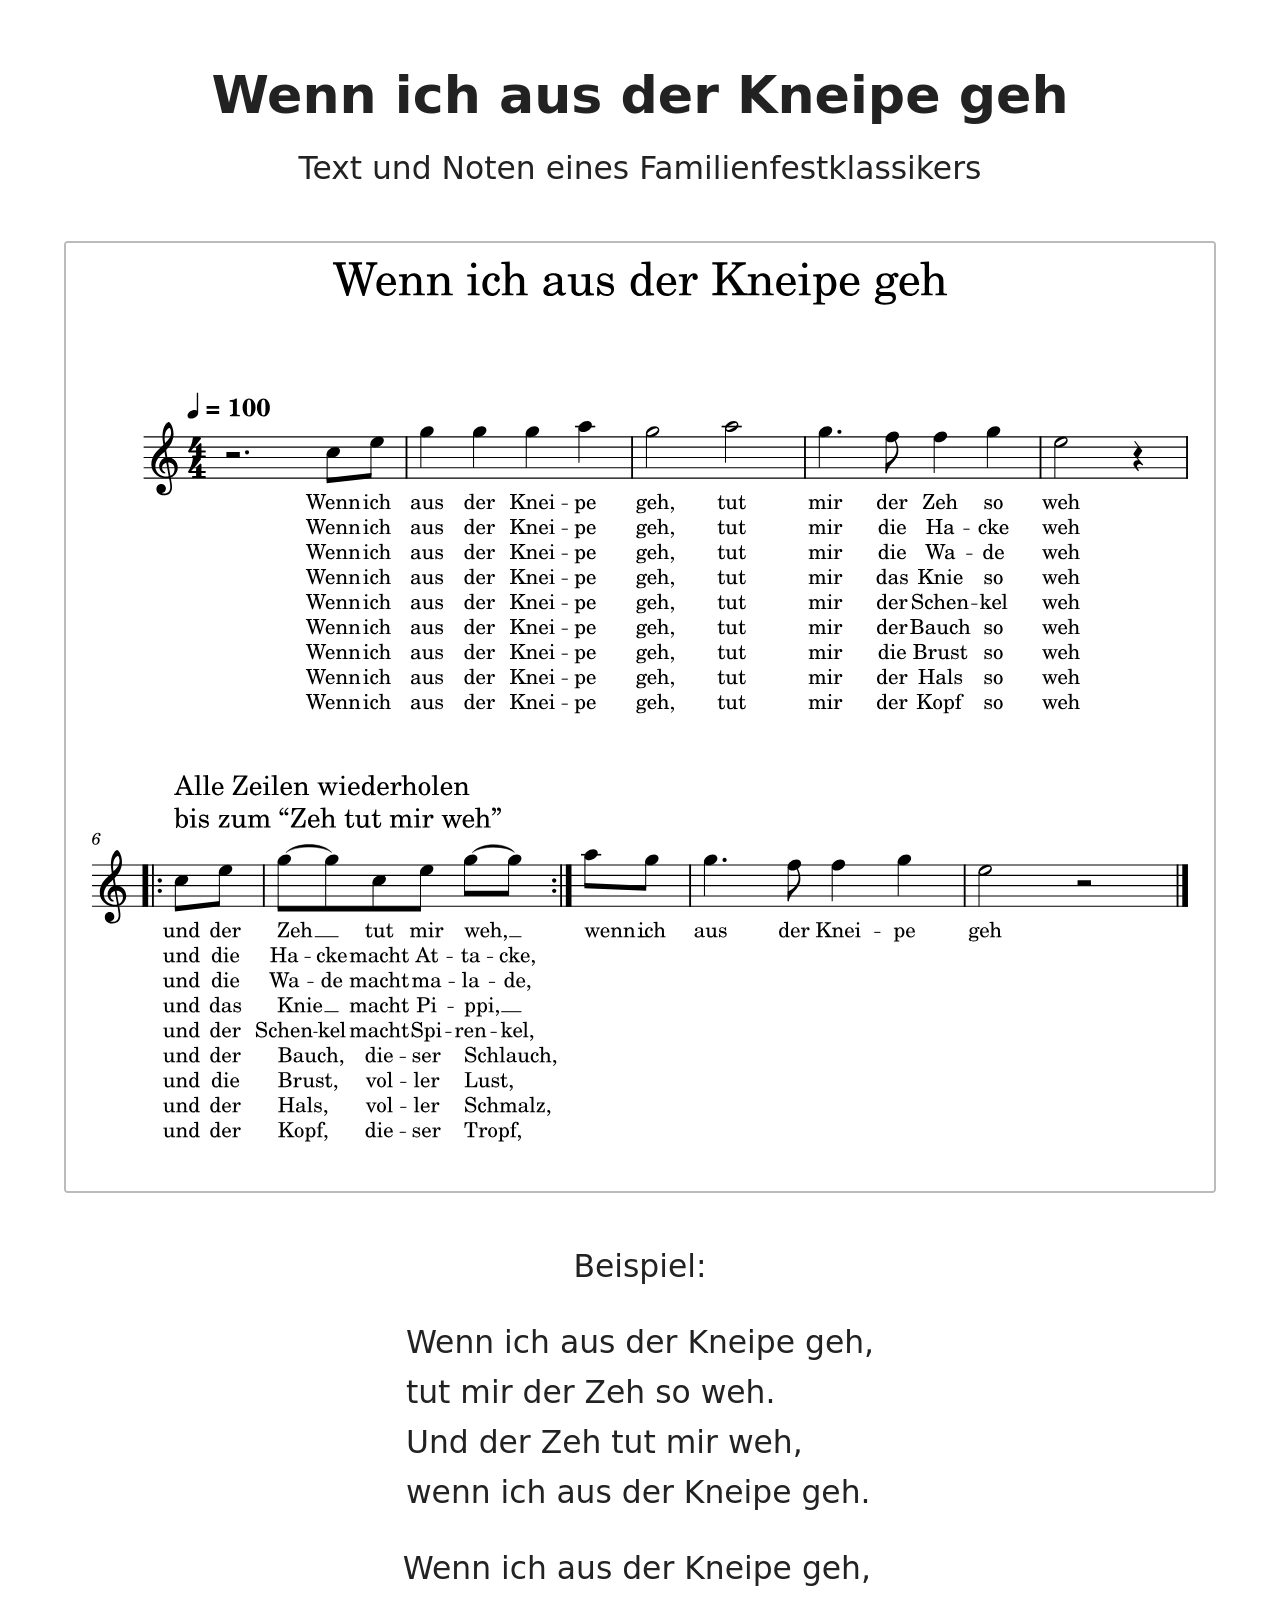
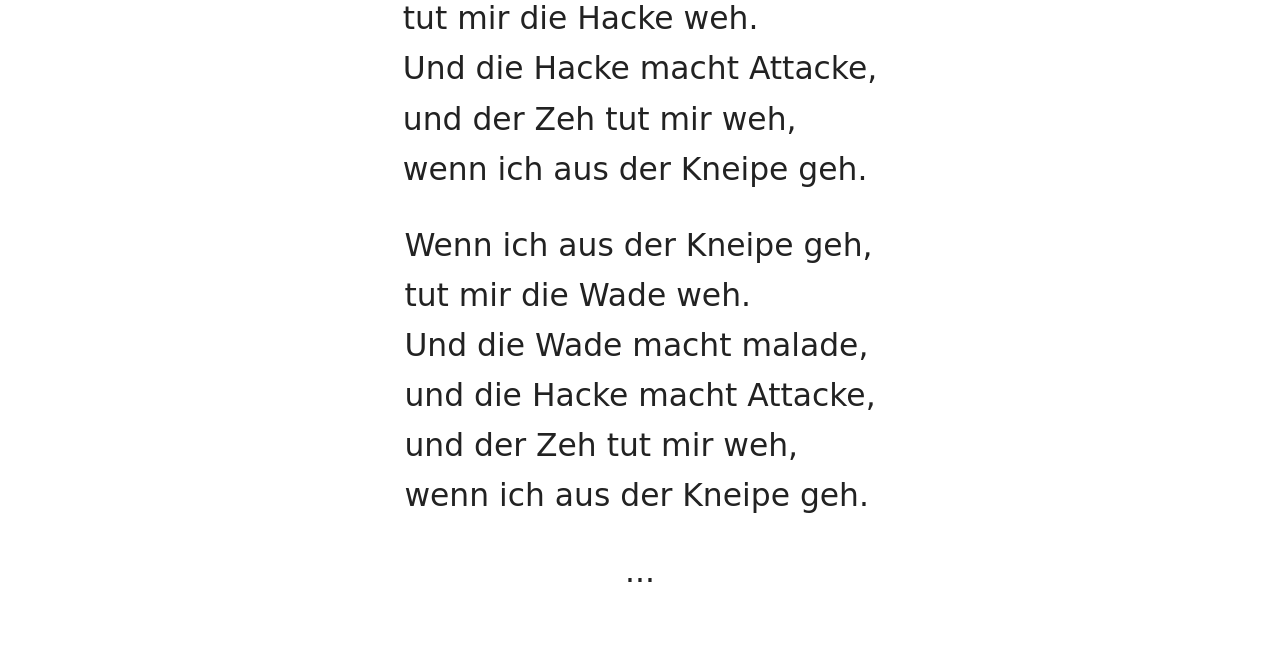
<file: kneipe/index.html>
<!DOCTYPE html>
<html lang="de">
<head>
<meta charset="utf-8">
<meta name="viewport" content="width=device-width, initial-scale=1">
<title>Wenn ich aus der Kneipe geh</title>
<style>
	body {
		max-width: 72rem;
		margin: 4rem auto;
		padding: 0 2rem;
		font: clamp(1.25rem, 1.2vw + 1rem, 2.1rem)/1.6 system-ui, sans-serif;
		color: #222;
		background: #fff;
		text-align: center;
	}

	h1 {
		margin: 0 0 1rem;
		font-size: clamp(2.2rem, 2.2vw + 1.5rem, 3.8rem);
		line-height: 1.2;
	}

	img {
		display: block;
		box-sizing: border-box;
		width: 100%;
		height: auto;
		margin: 3rem 0;
		border: 2px solid #bbb;
		border-radius: 4px;
	}

	p {
		margin: 0 0 1.6rem;
	}

	.stanza {
		width: fit-content;
		margin-inline: auto;
		text-align: left;
		white-space: pre-line;
	}
</style>
</head>
<body>

<h1>Wenn ich aus der Kneipe geh</h1>

<p>Text und Noten eines Familienfestklassikers</p>

<img src="kneipenlied.svg" alt="Notenblatt mit Melodie und allen Strophen">

<p>Beispiel:</p>

<p class="stanza">Wenn ich aus der Kneipe geh,
tut mir der Zeh so weh.
Und der Zeh tut mir weh,
wenn ich aus der Kneipe geh.</p>

<p class="stanza">Wenn ich aus der Kneipe geh,
tut mir die Hacke weh.
Und die Hacke macht Attacke,
und der Zeh tut mir weh,
wenn ich aus der Kneipe geh.</p>

<p class="stanza">Wenn ich aus der Kneipe geh,
tut mir die Wade weh.
Und die Wade macht malade,
und die Hacke macht Attacke,
und der Zeh tut mir weh,
wenn ich aus der Kneipe geh.</p>

<p>...</p>

</body>
</html>
</file>
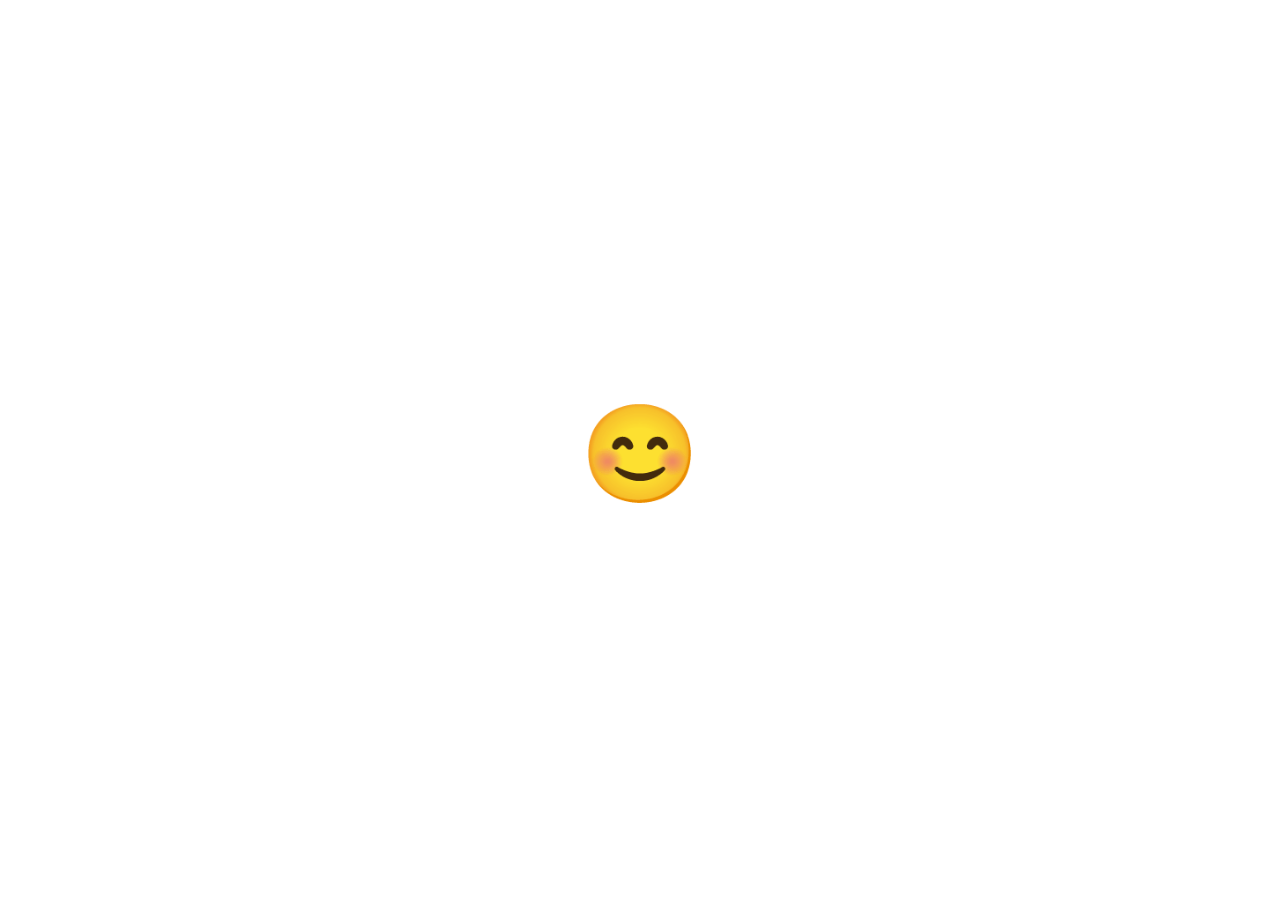
<file: köln/index.html>
<!DOCTYPE html>
<html lang="en">
  <head>
    <meta charset="UTF-8" />
    <meta name="viewport" content="width=device-width, initial-scale=1.0" />
    <title>Wiedersehen</title>

    <!-- Google Fonts for a nice, clean look -->
    <link rel="preconnect" href="https://fonts.googleapis.com" />
    <link rel="preconnect" href="https://fonts.gstatic.com" crossorigin />
    <link
      href="https://fonts.googleapis.com/css2?family=Inter:wght@400;700&family=Roboto+Mono:wght@700&display=swap"
      rel="stylesheet"
    />

    <style>
      /* --- Basic Setup --- */
      body {
        min-height: 100vh;
        margin: 0;
        display: grid;
        place-content: center; /* Modern way to center content */
        font-family: "Inter", sans-serif;
        text-align: center;
        color: #1f2937;
      }

      /* --- Timer Styling --- */
      .timer-grid {
        display: flex;
        gap: clamp(1rem, 5vw, 3rem); /* Fluid gap based on viewport width */
      }

      .timer-unit {
        display: flex;
        flex-direction: column;
      }

      /* Styling for the large numbers and the final "expired" header */
      #expired-message h1,
      .timer-grid span[id] {
        font-family: "Roboto Mono", monospace;
        font-weight: 700;
        line-height: 1;
        /* Fluid font size: min 3rem, preferred 18% of viewport width, max 6rem */
        font-size: clamp(3rem, 18vw, 6rem);
      }

      /* Styling for the small labels under the numbers */
      .timer-grid .label {
        /* Fluid font size: min 0.75rem, preferred 3% of viewport width, max 1rem */
        font-size: clamp(0.75rem, 3vw, 1rem);
        text-transform: uppercase;
        letter-spacing: 0.05em;
        margin-top: 0.25rem;
        color: #6b7280;
      }

      /* Styling for the subtitle and the final "expired" paragraph */
      #expired-message p,
      .subtitle {
        margin-top: 2rem;
        font-size: 1.125rem;
        color: #4b5563;
      }

      /* --- Utility Class --- */
      .hidden {
        display: none;
      }
    </style>
  </head>
  <body>
    <main>
      <!-- This container holds the active countdown timer -->
      <div id="timer-container">
        <div class="timer-grid">
          <div class="timer-unit hours">
            <span id="hours">00</span>
            <span class="label">Hours</span>
          </div>
          <div class="timer-unit minutes">
            <span id="minutes">00</span>
            <span class="label">Minutes</span>
          </div>
          <div class="timer-unit seconds">
            <span id="seconds">00</span>
            <span class="label">Seconds</span>
          </div>
        </div>
        <p class="subtitle">❤️</p>
      </div>

      <!-- This container is hidden by default and shows when the timer expires -->
      <div id="expired-message" class="hidden">
        <h1>😊</h1>
      </div>
    </main>

    <script>
      // --- IMPORTANT: SET YOUR TARGET DATE AND TIME HERE ---
      // The format is "YYYY-MM-DDTHH:MM:SS".
      // CEST is Central European Summer Time (UTC+2), so we add "+02:00" at the end to specify the timezone.
      // I've set it for August 29, 2025 as an example. Please change '2025-08-29' to the correct date.
      const targetDateString = "2025-10-18T10:11:00+02:00";
      const countDownDate = new Date(targetDateString).getTime();

      // Get the HTML elements we need to update
      const hoursEl = document.getElementById("hours");
      const minutesEl = document.getElementById("minutes");
      const secondsEl = document.getElementById("seconds");
      const timerContainer = document.getElementById("timer-container");
      const expiredMessage = document.getElementById("expired-message");
      let interval;

      function updateCountdown() {
        // Get today's date and time
        const now = new Date().getTime();

        // Find the distance between now and the count down date
        const distance = countDownDate - now;

        // If the count down is finished, show the expired message
        if (distance < 0) {
          clearInterval(interval);
          timerContainer.style.display = "none";
          expiredMessage.classList.remove("hidden");
          return;
        }

        // Time calculations for total hours, minutes and seconds
        const hours = Math.floor(distance / (1000 * 60 * 60));
        const minutes = Math.floor((distance % (1000 * 60 * 60)) / (1000 * 60));
        const seconds = Math.floor((distance % (1000 * 60)) / 1000);

        // Display the result in the elements, adding a "0" if the number is less than 10
        hoursEl.innerText = String(hours).padStart(2, "0");
        minutesEl.innerText = String(minutes).padStart(2, "0");
        secondsEl.innerText = String(seconds).padStart(2, "0");
      }

      // Update the countdown every second
      updateCountdown();
      interval = setInterval(updateCountdown, 1000); // Run this function every 1000ms (1 second)
    </script>
  </body>
</html>
</file>
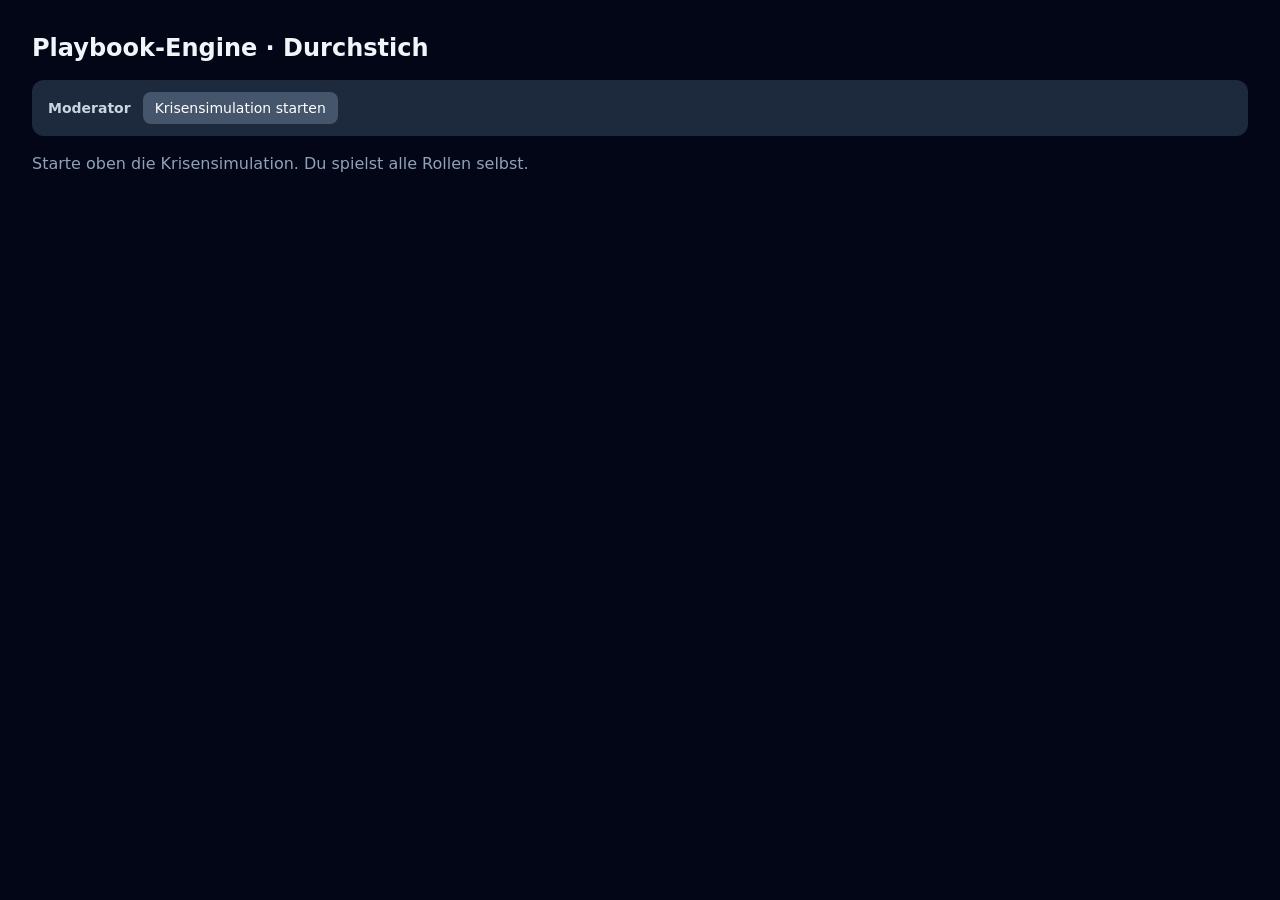
<file: papa-playbook-engine/index.html>
<!doctype html>
<html lang="de">
  <head>
    <meta charset="UTF-8" />
    <meta name="viewport" content="width=device-width, initial-scale=1.0" />
    <title>Playbook-Engine</title>
    <script type="module" crossorigin src="assets/index-DWvLgZKP.js"></script>
    <link rel="stylesheet" crossorigin href="assets/index-mzhrQOhT.css" />
  </head>
  <body>
    <div id="root"></div>
  </body>
</html>
</file>
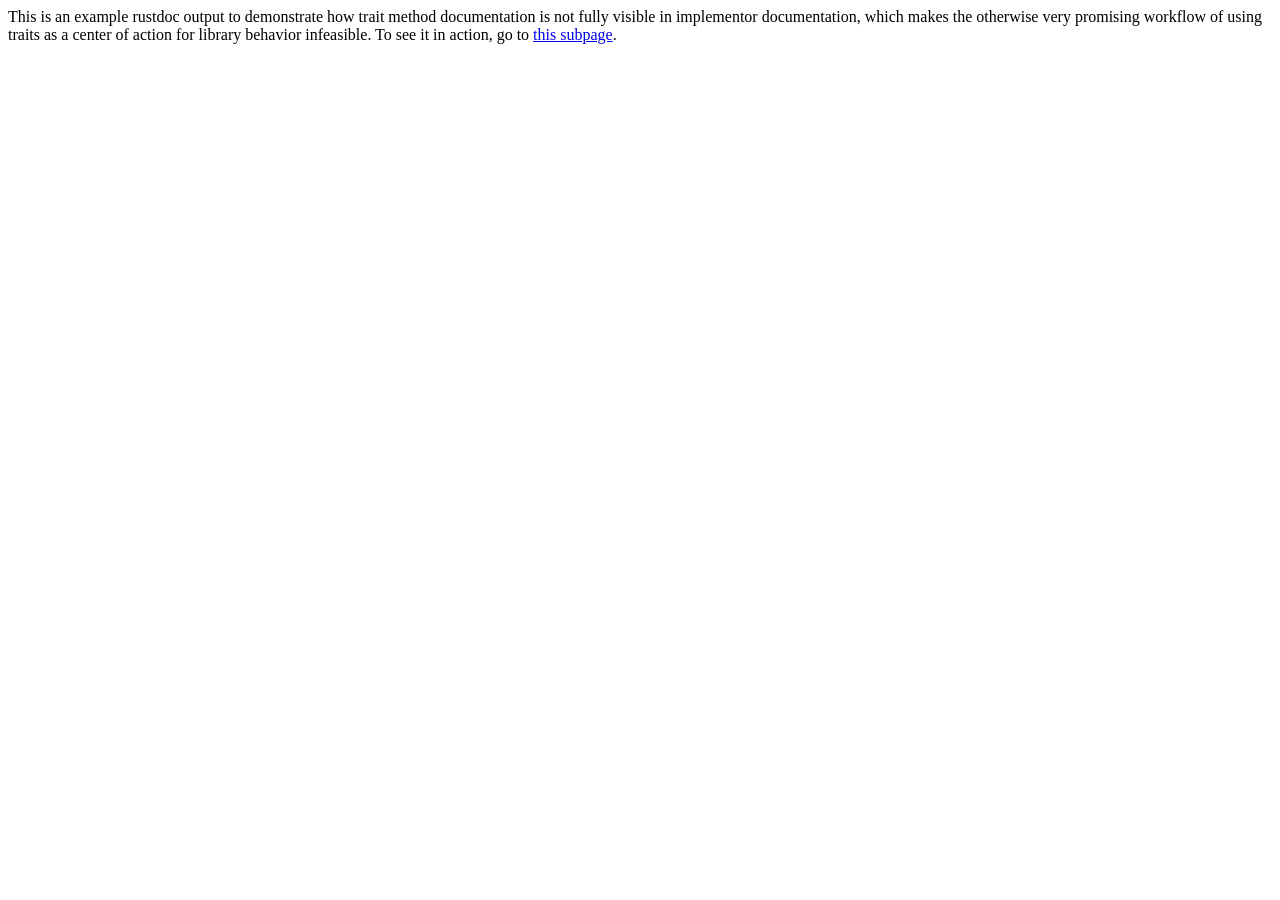
<file: rustdoc-trait-inlining-current-situation-demo/index.html>
<!doctype html>
<html lang="en">
  <head>
    <meta charset="utf-8" />
    <meta name="viewport" content="width=device-width, initial-scale=1" />
  </head>
  <body>
    This is an example rustdoc output to demonstrate how trait method
    documentation is not fully visible in implementor documentation, which makes
    the otherwise very promising workflow of using traits as a center of action
    for library behavior infeasible. To see it in action, go to
    <a href="test/index.html">this subpage</a>.
  </body>
</html>
</file>
<file: papa-playbook-engine/assets/index-mzhrQOhT.css>
/*! tailwindcss v4.3.3 | MIT License | https://tailwindcss.com */
@layer properties{@supports (((-webkit-hyphens:none)) and (not (margin-trim:inline))) or ((-moz-orient:inline) and (not (color:rgb(from red r g b)))){*,:before,:after,::backdrop{--tw-space-y-reverse:0;--tw-border-style:solid;--tw-leading:initial;--tw-font-weight:initial;--tw-tracking:initial;--tw-ordinal:initial;--tw-slashed-zero:initial;--tw-numeric-figure:initial;--tw-numeric-spacing:initial;--tw-numeric-fraction:initial;--tw-duration:initial}}}@layer theme{:root,:host{--font-sans:-apple-system, BlinkMacSystemFont, "Segoe UI", Roboto, "Helvetica Neue", "Noto Sans", Arial, sans-serif, "Apple Color Emoji", "Segoe UI Emoji", "Segoe UI Symbol", "Noto Color Emoji";--font-mono:ui-monospace, SFMono-Regular, Menlo, Monaco, Consolas, "Liberation Mono", "Courier New", monospace;--color-red-300:oklch(80.8% .114 19.571);--color-red-400:oklch(70.4% .191 22.216);--color-amber-400:oklch(82.8% .189 84.429);--color-amber-500:oklch(76.9% .188 70.08);--color-emerald-300:oklch(84.5% .143 164.978);--color-emerald-400:oklch(76.5% .177 163.223);--color-slate-100:oklch(96.8% .007 247.896);--color-slate-200:oklch(92.9% .013 255.508);--color-slate-300:oklch(86.9% .022 252.894);--color-slate-400:oklch(70.4% .04 256.788);--color-slate-500:oklch(55.4% .046 257.417);--color-slate-600:oklch(44.6% .043 257.281);--color-slate-700:oklch(37.2% .044 257.287);--color-slate-800:oklch(27.9% .041 260.031);--color-slate-900:oklch(20.8% .042 265.755);--color-slate-950:oklch(12.9% .042 264.695);--color-white:#fff;--spacing:.25rem;--container-7xl:80rem;--text-xs:.75rem;--text-xs--line-height:calc(1 / .75);--text-sm:.875rem;--text-sm--line-height:calc(1.25 / .875);--text-lg:1.125rem;--text-lg--line-height:calc(1.75 / 1.125);--text-2xl:1.5rem;--text-2xl--line-height:calc(2 / 1.5);--text-5xl:3rem;--text-5xl--line-height:1;--font-weight-semibold:600;--font-weight-bold:700;--tracking-widest:.1em;--leading-relaxed:1.625;--radius-lg:.5rem;--radius-xl:.75rem;--radius-2xl:1rem;--animate-pulse:pulse 2s cubic-bezier(.4, 0, .6, 1) infinite;--default-transition-duration:.15s;--default-transition-timing-function:cubic-bezier(.4, 0, .2, 1);--default-font-family:var(--font-sans);--default-mono-font-family:var(--font-mono)}}@layer base{*,:after,:before,::backdrop{box-sizing:border-box;border:0 solid;margin:0;padding:0}::file-selector-button{box-sizing:border-box;border:0 solid;margin:0;padding:0}html,:host{-webkit-text-size-adjust:100%;tab-size:4;line-height:1.5;font-family:var(--default-font-family,-apple-system, BlinkMacSystemFont, "Segoe UI", Roboto, "Helvetica Neue", "Noto Sans", Arial, sans-serif, "Apple Color Emoji", "Segoe UI Emoji", "Segoe UI Symbol", "Noto Color Emoji");font-feature-settings:var(--default-font-feature-settings,normal);font-variation-settings:var(--default-font-variation-settings,normal);-webkit-tap-highlight-color:transparent}hr{height:0;color:inherit;border-top-width:1px}abbr:where([title]){-webkit-text-decoration:underline dotted;text-decoration:underline dotted}h1,h2,h3,h4,h5,h6{font-size:inherit;font-weight:inherit}a{color:inherit;-webkit-text-decoration:inherit;-webkit-text-decoration:inherit;-webkit-text-decoration:inherit;-webkit-text-decoration:inherit;text-decoration:inherit}b,strong{font-weight:bolder}code,kbd,samp,pre{font-family:var(--default-mono-font-family,ui-monospace, SFMono-Regular, Menlo, Monaco, Consolas, "Liberation Mono", "Courier New", monospace);font-feature-settings:var(--default-mono-font-feature-settings,normal);font-variation-settings:var(--default-mono-font-variation-settings,normal);font-size:1em}small{font-size:80%}sub,sup{vertical-align:baseline;font-size:75%;line-height:0;position:relative}sub{bottom:-.25em}sup{top:-.5em}table{text-indent:0;border-color:inherit;border-collapse:collapse}:-moz-focusring:where(:not(iframe)){outline:auto}progress{vertical-align:baseline}summary{display:list-item}ol,ul,menu{list-style:none}img,svg,video,canvas,audio,iframe,embed,object{vertical-align:middle;display:block}img,video{max-width:100%;height:auto}button,input,select,optgroup,textarea{font:inherit;font-feature-settings:inherit;font-variation-settings:inherit;letter-spacing:inherit;color:inherit;opacity:1;background-color:#0000;border-radius:0}::file-selector-button{font:inherit;font-feature-settings:inherit;font-variation-settings:inherit;letter-spacing:inherit;color:inherit;opacity:1;background-color:#0000;border-radius:0}:where(select:is([multiple],[size])) optgroup{font-weight:bolder}:where(select:is([multiple],[size])) optgroup option{padding-inline-start:20px}::file-selector-button{margin-inline-end:4px}::placeholder{opacity:1}@supports (not ((-webkit-appearance:-apple-pay-button))) or (contain-intrinsic-size:1px){::placeholder{color:currentColor}@supports (color:color-mix(in lab, red, red)){::placeholder{color:color-mix(in oklab, currentcolor 50%, transparent)}}}textarea{resize:vertical}::-webkit-search-decoration{-webkit-appearance:none}::-webkit-date-and-time-value{min-height:1lh;text-align:inherit}::-webkit-datetime-edit{display:inline-flex}::-webkit-datetime-edit-fields-wrapper{padding:0}::-webkit-datetime-edit{padding-block:0}::-webkit-datetime-edit-year-field{padding-block:0}::-webkit-datetime-edit-month-field{padding-block:0}::-webkit-datetime-edit-day-field{padding-block:0}::-webkit-datetime-edit-hour-field{padding-block:0}::-webkit-datetime-edit-minute-field{padding-block:0}::-webkit-datetime-edit-second-field{padding-block:0}::-webkit-datetime-edit-millisecond-field{padding-block:0}::-webkit-datetime-edit-meridiem-field{padding-block:0}::-webkit-calendar-picker-indicator{line-height:1}:-moz-ui-invalid{box-shadow:none}button,input:where([type=button],[type=reset],[type=submit]){appearance:button}::file-selector-button{appearance:button}::-webkit-inner-spin-button{height:auto}::-webkit-outer-spin-button{height:auto}[hidden]:where(:not([hidden=until-found])){display:none!important}}@layer components;@layer utilities{.mx-auto{margin-inline:auto}.mt-1{margin-top:var(--spacing)}.block{display:block}.flex{display:flex}.grid{display:grid}.h-2{height:calc(var(--spacing) * 2)}.w-full{width:100%}.max-w-7xl{max-width:var(--container-7xl)}.animate-pulse{animation:var(--animate-pulse)}.grid-cols-3{grid-template-columns:repeat(3,minmax(0,1fr))}.flex-wrap{flex-wrap:wrap}.items-center{align-items:center}.items-start{align-items:flex-start}.justify-between{justify-content:space-between}.gap-3{gap:calc(var(--spacing) * 3)}.gap-4{gap:calc(var(--spacing) * 4)}:where(.space-y-3>:not(:last-child)){--tw-space-y-reverse:0;margin-block-start:calc(calc(var(--spacing) * 3) * var(--tw-space-y-reverse));margin-block-end:calc(calc(var(--spacing) * 3) * calc(1 - var(--tw-space-y-reverse)))}:where(.space-y-4>:not(:last-child)){--tw-space-y-reverse:0;margin-block-start:calc(calc(var(--spacing) * 4) * var(--tw-space-y-reverse));margin-block-end:calc(calc(var(--spacing) * 4) * calc(1 - var(--tw-space-y-reverse)))}:where(.space-y-6>:not(:last-child)){--tw-space-y-reverse:0;margin-block-start:calc(calc(var(--spacing) * 6) * var(--tw-space-y-reverse));margin-block-end:calc(calc(var(--spacing) * 6) * calc(1 - var(--tw-space-y-reverse)))}.rounded{border-radius:.25rem}.rounded-2xl{border-radius:var(--radius-2xl)}.rounded-lg{border-radius:var(--radius-lg)}.rounded-xl{border-radius:var(--radius-xl)}.border{border-style:var(--tw-border-style);border-width:1px}.border-4{border-style:var(--tw-border-style);border-width:4px}.border-t{border-top-style:var(--tw-border-style);border-top-width:1px}.border-slate-700{border-color:var(--color-slate-700)}.bg-amber-400{background-color:var(--color-amber-400)}.bg-amber-500{background-color:var(--color-amber-500)}.bg-slate-600{background-color:var(--color-slate-600)}.bg-slate-700{background-color:var(--color-slate-700)}.bg-slate-800{background-color:var(--color-slate-800)}.bg-slate-900{background-color:var(--color-slate-900)}.bg-slate-950{background-color:var(--color-slate-950)}.p-3{padding:calc(var(--spacing) * 3)}.p-4{padding:calc(var(--spacing) * 4)}.p-6{padding:calc(var(--spacing) * 6)}.px-3{padding-inline:calc(var(--spacing) * 3)}.px-4{padding-inline:calc(var(--spacing) * 4)}.py-1{padding-block:var(--spacing)}.py-1\.5{padding-block:calc(var(--spacing) * 1.5)}.py-2{padding-block:calc(var(--spacing) * 2)}.py-3{padding-block:calc(var(--spacing) * 3)}.pr-4{padding-right:calc(var(--spacing) * 4)}.text-left{text-align:left}.font-mono{font-family:var(--font-mono)}.text-2xl{font-size:var(--text-2xl);line-height:var(--tw-leading,var(--text-2xl--line-height))}.text-5xl{font-size:var(--text-5xl);line-height:var(--tw-leading,var(--text-5xl--line-height))}.text-lg{font-size:var(--text-lg);line-height:var(--tw-leading,var(--text-lg--line-height))}.text-sm{font-size:var(--text-sm);line-height:var(--tw-leading,var(--text-sm--line-height))}.text-xs{font-size:var(--text-xs);line-height:var(--tw-leading,var(--text-xs--line-height))}.leading-relaxed{--tw-leading:var(--leading-relaxed);line-height:var(--leading-relaxed)}.font-bold{--tw-font-weight:var(--font-weight-bold);font-weight:var(--font-weight-bold)}.font-semibold{--tw-font-weight:var(--font-weight-semibold);font-weight:var(--font-weight-semibold)}.tracking-widest{--tw-tracking:var(--tracking-widest);letter-spacing:var(--tracking-widest)}.text-amber-400{color:var(--color-amber-400)}.text-emerald-300{color:var(--color-emerald-300)}.text-emerald-400{color:var(--color-emerald-400)}.text-red-300{color:var(--color-red-300)}.text-red-400{color:var(--color-red-400)}.text-slate-100{color:var(--color-slate-100)}.text-slate-200{color:var(--color-slate-200)}.text-slate-300{color:var(--color-slate-300)}.text-slate-400{color:var(--color-slate-400)}.text-slate-500{color:var(--color-slate-500)}.text-slate-950{color:var(--color-slate-950)}.text-white{color:var(--color-white)}.uppercase{text-transform:uppercase}.italic{font-style:italic}.tabular-nums{--tw-numeric-spacing:tabular-nums;font-variant-numeric:var(--tw-ordinal,) var(--tw-slashed-zero,) var(--tw-numeric-figure,) var(--tw-numeric-spacing,) var(--tw-numeric-fraction,)}.transition{transition-property:color,background-color,border-color,outline-color,text-decoration-color,fill,stroke,--tw-gradient-from,--tw-gradient-via,--tw-gradient-to,opacity,box-shadow,transform,translate,scale,rotate,filter,-webkit-backdrop-filter,backdrop-filter,display,content-visibility,overlay,pointer-events;transition-timing-function:var(--tw-ease,var(--default-transition-timing-function));transition-duration:var(--tw-duration,var(--default-transition-duration))}.transition-all{transition-property:all;transition-timing-function:var(--tw-ease,var(--default-transition-timing-function));transition-duration:var(--tw-duration,var(--default-transition-duration))}.duration-700{--tw-duration:.7s;transition-duration:.7s}@media (hover:hover){.hover\:bg-amber-400:hover{background-color:var(--color-amber-400)}.hover\:bg-slate-500:hover{background-color:var(--color-slate-500)}.hover\:bg-slate-700:hover{background-color:var(--color-slate-700)}}.disabled\:cursor-not-allowed:disabled{cursor:not-allowed}.disabled\:opacity-40:disabled{opacity:.4}@media (width>=48rem){.md\:p-8{padding:calc(var(--spacing) * 8)}}@media (width>=64rem){.lg\:grid-cols-\[2fr_1fr\]{grid-template-columns:2fr 1fr}}}body{background:#020617;font-family:system-ui,-apple-system,Segoe UI,sans-serif}@property --tw-space-y-reverse{syntax:"*";inherits:false;initial-value:0}@property --tw-border-style{syntax:"*";inherits:false;initial-value:solid}@property --tw-leading{syntax:"*";inherits:false}@property --tw-font-weight{syntax:"*";inherits:false}@property --tw-tracking{syntax:"*";inherits:false}@property --tw-ordinal{syntax:"*";inherits:false}@property --tw-slashed-zero{syntax:"*";inherits:false}@property --tw-numeric-figure{syntax:"*";inherits:false}@property --tw-numeric-spacing{syntax:"*";inherits:false}@property --tw-numeric-fraction{syntax:"*";inherits:false}@property --tw-duration{syntax:"*";inherits:false}@keyframes pulse{50%{opacity:.5}}
</file>
